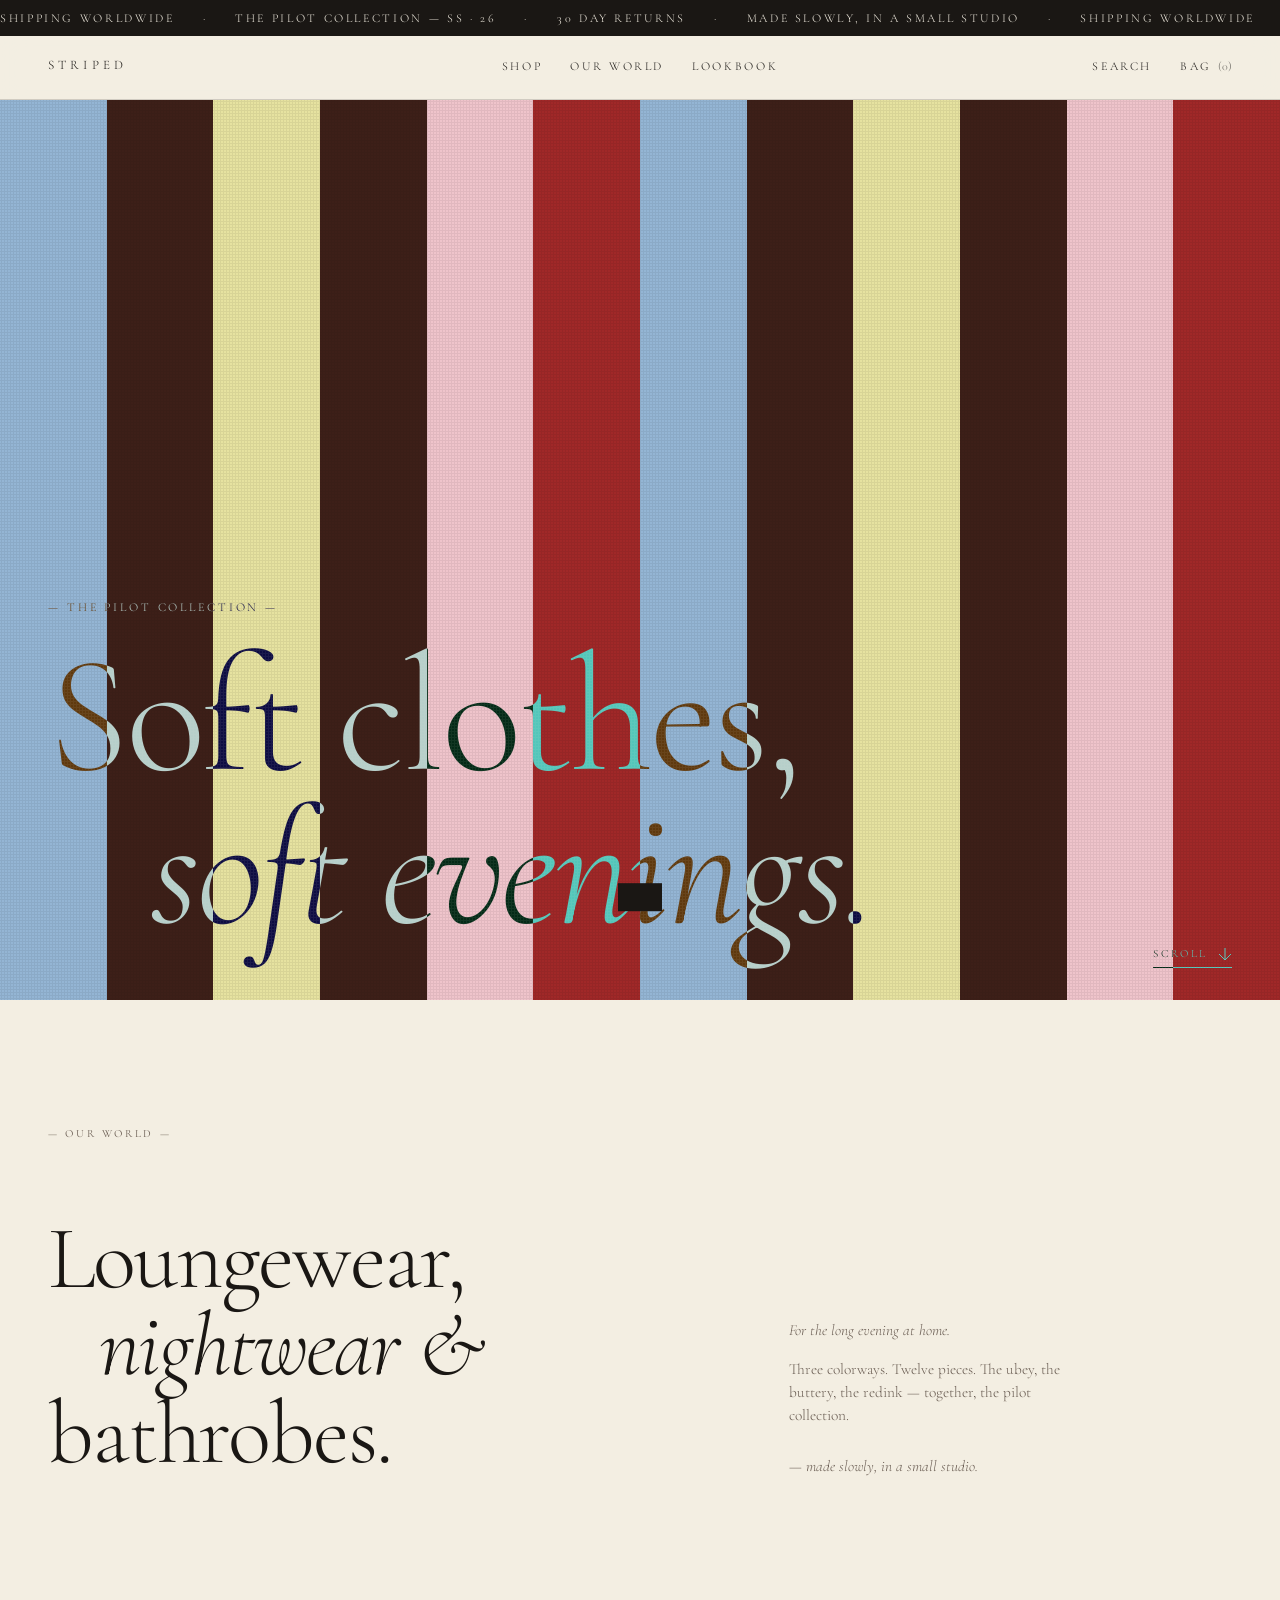
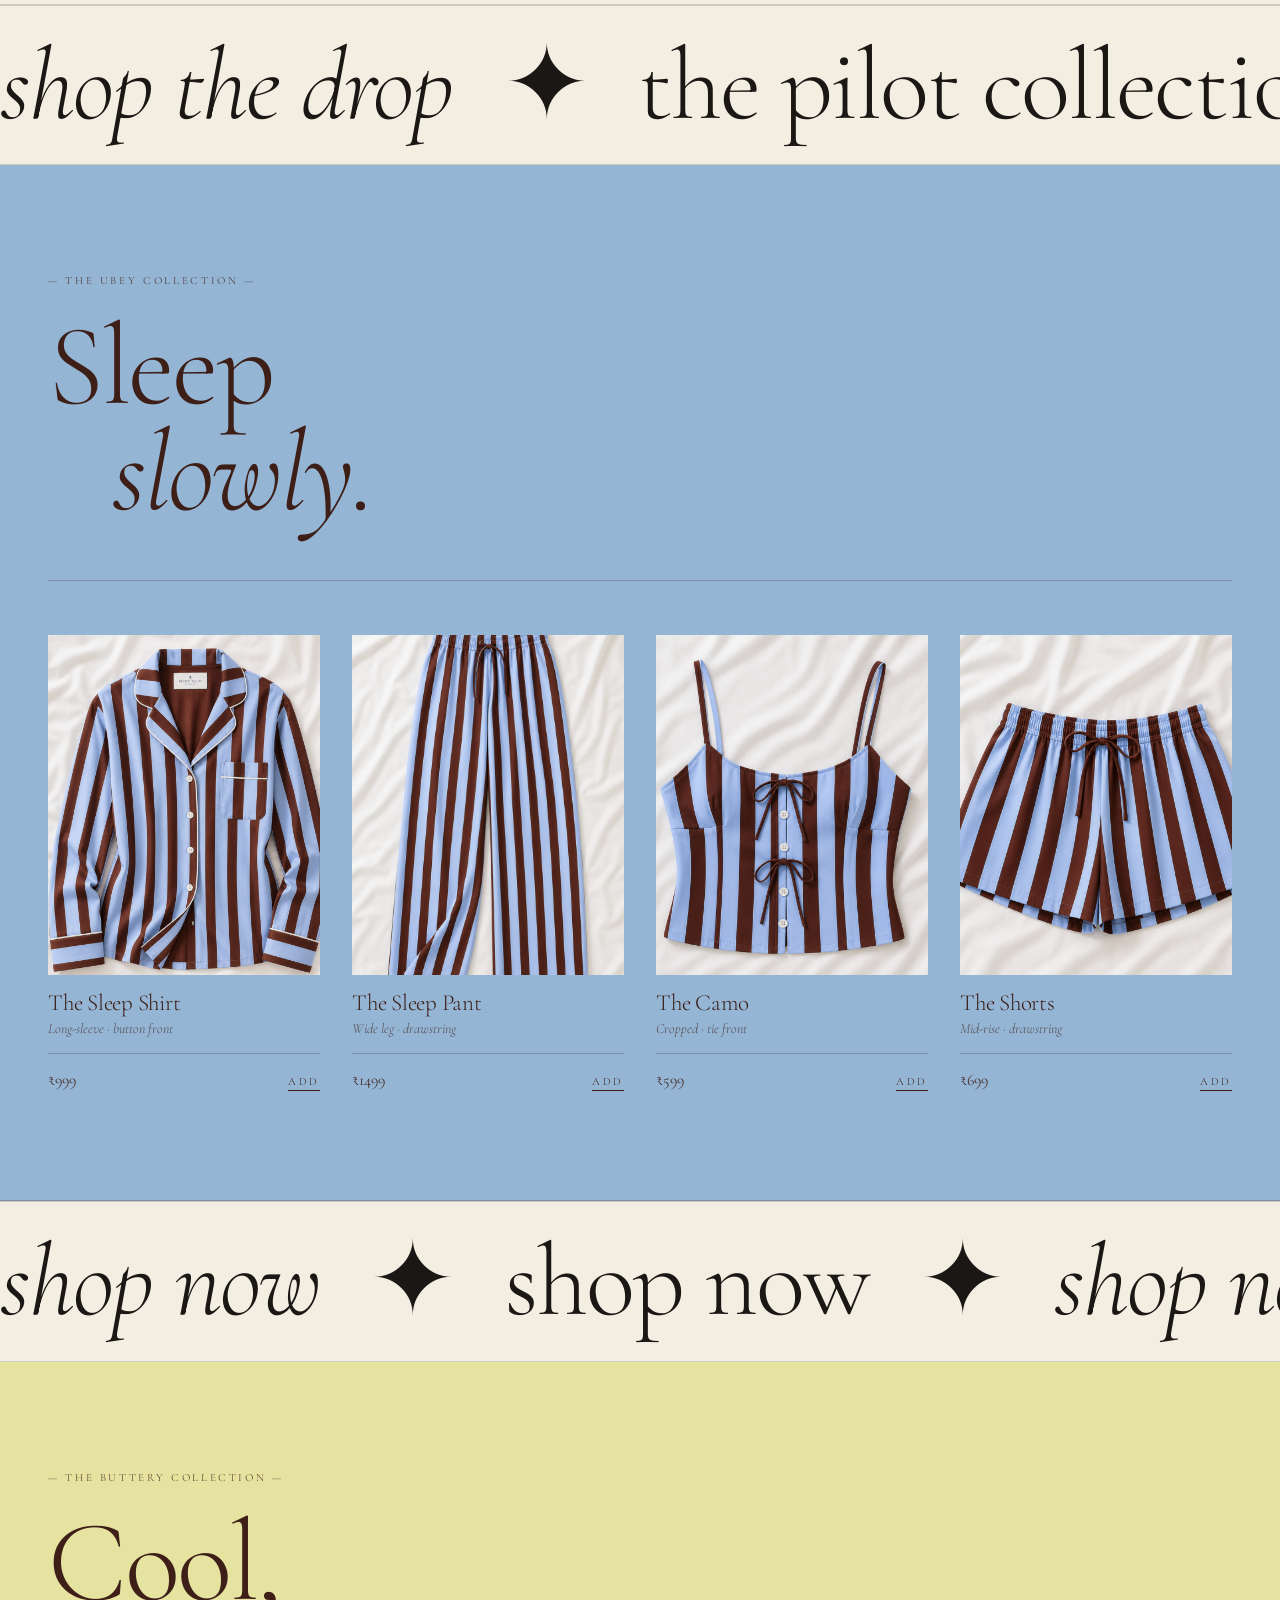
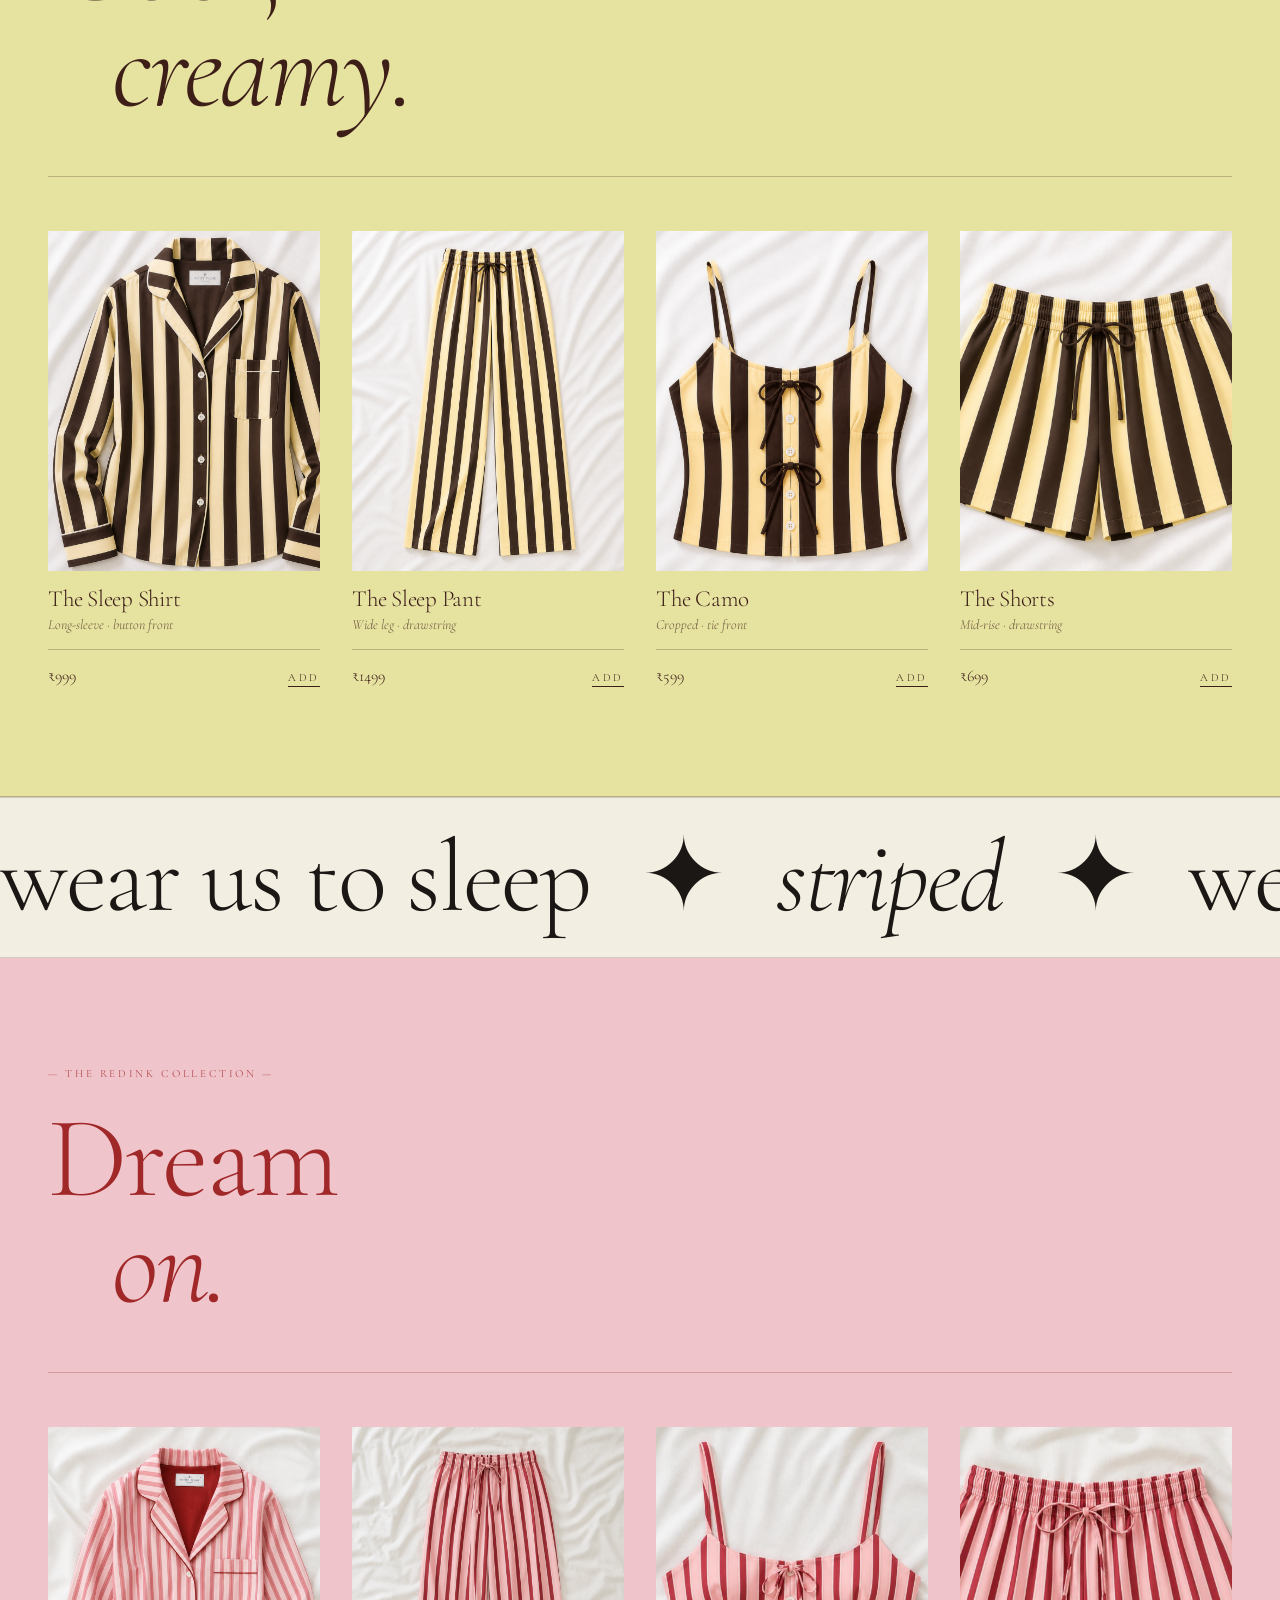
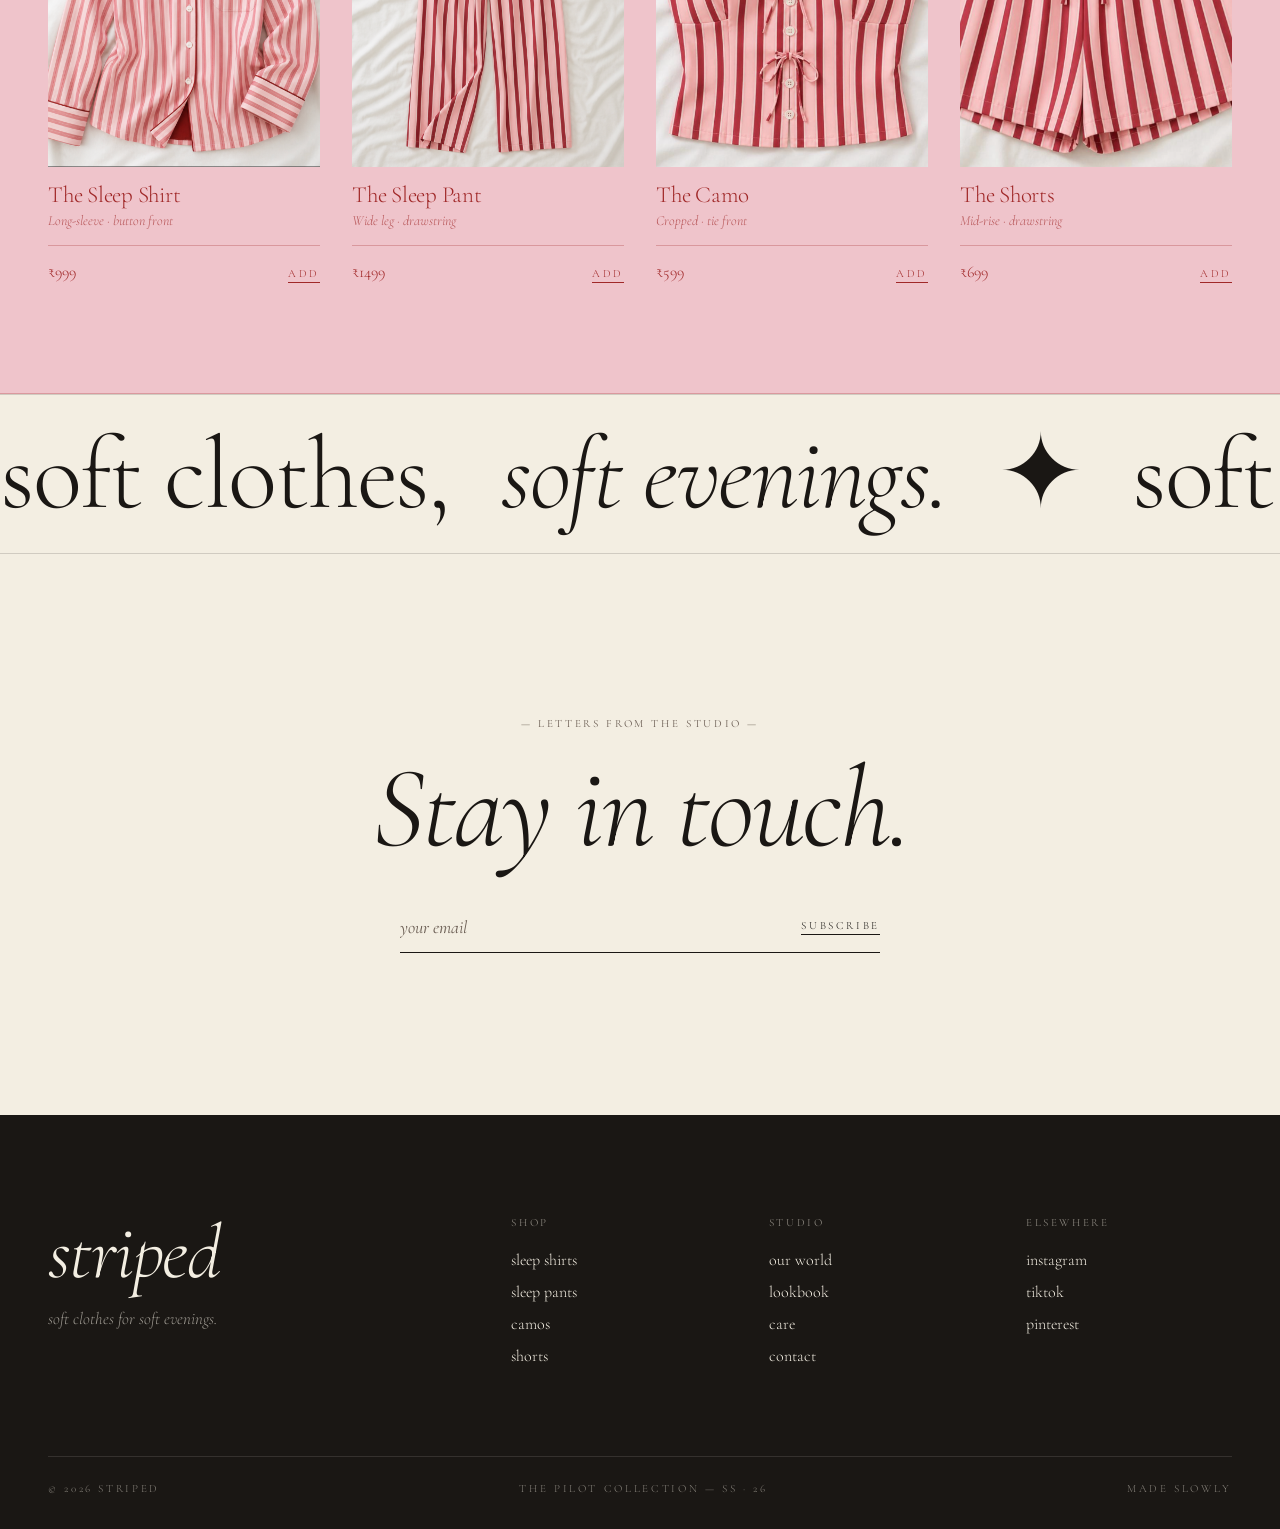
<file: index.html>
<!doctype html>
<html lang="en">
<head>
<meta charset="utf-8" />
<meta name="viewport" content="width=device-width, initial-scale=1" />
<title>striped — the pilot collection</title>
<meta name="description" content="striped — loungewear, nightwear & bathrobes. the pilot collection." />
<link rel="preconnect" href="https://fonts.googleapis.com" />
<link rel="preconnect" href="https://fonts.gstatic.com" crossorigin />
<link href="https://fonts.googleapis.com/css2?family=Cormorant+Garamond:ital,wght@0,300;0,400;1,300;1,400&display=swap" rel="stylesheet" />
<link rel="stylesheet" href="styles.css" />
<script defer src="https://cdn.vercel-insights.com/v1/script.js"></script>
</head>
<body>

<!-- ──────── top announcement marquee ──────── -->
<div class="topbar">
  <div class="marquee-track">
    <ul class="marquee-list" aria-hidden="false">
      <li>shipping worldwide</li><li>·</li>
      <li>the pilot collection — ss · 26</li><li>·</li>
      <li>30 day returns</li><li>·</li>
      <li>made slowly, in a small studio</li><li>·</li>
    </ul>
    <ul class="marquee-list" aria-hidden="true">
      <li>shipping worldwide</li><li>·</li>
      <li>the pilot collection — ss · 26</li><li>·</li>
      <li>30 day returns</li><li>·</li>
      <li>made slowly, in a small studio</li><li>·</li>
    </ul>
  </div>
</div>

<!-- ──────── nav ──────── -->
<header class="nav">
  <a class="brand" href="#top">striped</a>
  <nav class="nav-c">
    <a href="#shop">shop</a>
    <a href="#world">our world</a>
    <a href="lookbook.html">lookbook</a>
  </nav>
  <div class="nav-r">
    <a href="#" class="nav-search">search</a>
    <a href="#" class="cart-link">bag<span class="cart-count" id="cart-count">(0)</span></a>
  </div>
</header>

<!-- ──────── hero ──────── -->
<section id="top" class="hero">
  <div class="hero-stripes" aria-hidden="true">
    <span style="background:var(--blue)"></span>
    <span style="background:var(--dinner)"></span>
    <span style="background:var(--yogurt)"></span>
    <span style="background:var(--dinner)"></span>
    <span style="background:var(--pink)"></span>
    <span style="background:var(--cola)"></span>
    <span style="background:var(--blue)"></span>
    <span style="background:var(--dinner)"></span>
    <span style="background:var(--yogurt)"></span>
    <span style="background:var(--dinner)"></span>
    <span style="background:var(--pink)"></span>
    <span style="background:var(--cola)"></span>
  </div>
  <div class="hero-overlay">
    <p class="hero-eyebrow">— the pilot collection —</p>
    <h1 class="hero-title">
      <span class="reveal" style="--d:.1s">Soft clothes,</span>
      <span class="reveal italic" style="--d:.3s">soft evenings.</span>
    </h1>
  </div>
  <a href="#world" class="hero-scroll" aria-label="scroll">
    <span>scroll</span>
    <svg width="14" height="14" viewBox="0 0 14 14" fill="none" xmlns="http://www.w3.org/2000/svg"><path d="M7 1V13M7 13L1 7M7 13L13 7" stroke="currentColor" stroke-width="1"/></svg>
  </a>
</section>

<!-- ──────── intro / our world ──────── -->
<section id="world" class="world">
  <p class="eyebrow">— our world —</p>
  <div class="world-grid">
    <h2 class="display world-display">
      <span class="reveal">Loungewear,</span>
      <span class="reveal italic">nightwear &amp;</span>
      <span class="reveal">bathrobes.</span>
    </h2>
    <div class="world-side">
      <p class="world-lead"><em>For the long evening at home.</em></p>
      <p>Three colorways. Twelve pieces. The ubey, the buttery, the redink — together, the pilot collection.</p>
      <p class="world-mark">— made slowly, in a small studio.</p>
    </div>
  </div>
</section>

<!-- ──────── marquee band 1 ──────── -->
<aside class="band">
  <div class="marquee-track">
    <ul class="marquee-list band-text">
      <li><em>shop the drop</em></li><li>✦</li>
      <li>the pilot collection</li><li>✦</li>
      <li><em>three colorways</em></li><li>✦</li>
      <li>twelve pieces</li><li>✦</li>
    </ul>
    <ul class="marquee-list band-text" aria-hidden="true">
      <li><em>shop the drop</em></li><li>✦</li>
      <li>the pilot collection</li><li>✦</li>
      <li><em>three colorways</em></li><li>✦</li>
      <li>twelve pieces</li><li>✦</li>
    </ul>
  </div>
</aside>

<!-- ──────── section 01 — the ubey collection ──────── -->
<section id="shop" class="cw section-blue" data-section="01">
  <div class="section-head">
    <p class="eyebrow">— the ubey collection —</p>
    <h2 class="display">
      <span class="reveal">Sleep</span>
      <span class="reveal italic">slowly.</span>
    </h2>
  </div>

  <div class="products">
    <article class="product reveal">
      <a href="product.html?type=shirt&amp;cw=blue" class="product-media stripe-blue">
        <img src="images/blue-pajama-top.png" alt="" loading="lazy" onload="this.classList.add('loaded')" onerror="this.style.display='none'" /></a>
      <div class="product-info">
        <h3>The Sleep Shirt</h3>
        <p class="product-sub">Long-sleeve · button front</p>
        <div class="product-foot">
          <span class="price">₹999</span>
          <button class="add" data-name="The Sleep Shirt — Ubey" data-price="999">add</button>
        </div>
      </div>
    </article>

    <article class="product reveal">
      <a href="product.html?type=pant&amp;cw=blue" class="product-media stripe-blue">
        <img src="images/blue-pajama-pant.png" alt="" loading="lazy" onload="this.classList.add('loaded')" onerror="this.style.display='none'" /></a>
      <div class="product-info">
        <h3>The Sleep Pant</h3>
        <p class="product-sub">Wide leg · drawstring</p>
        <div class="product-foot">
          <span class="price">₹1499</span>
          <button class="add" data-name="The Sleep Pant — Ubey" data-price="1499">add</button>
        </div>
      </div>
    </article>

    <article class="product reveal">
      <a href="product.html?type=camo&amp;cw=blue" class="product-media stripe-blue">
        <img src="images/blue-camo.png" alt="" loading="lazy" onload="this.classList.add('loaded')" onerror="this.style.display='none'" /></a>
      <div class="product-info">
        <h3>The Camo</h3>
        <p class="product-sub">Cropped · tie front</p>
        <div class="product-foot">
          <span class="price">₹599</span>
          <button class="add" data-name="The Camo — Ubey" data-price="599">add</button>
        </div>
      </div>
    </article>

    <article class="product reveal">
      <a href="product.html?type=shorts&amp;cw=blue" class="product-media stripe-blue">
        <img src="images/blue-shorts.png" alt="" loading="lazy" onload="this.classList.add('loaded')" onerror="this.style.display='none'" /></a>
      <div class="product-info">
        <h3>The Shorts</h3>
        <p class="product-sub">Mid-rise · drawstring</p>
        <div class="product-foot">
          <span class="price">₹699</span>
          <button class="add" data-name="The Shorts — Ubey" data-price="699">add</button>
        </div>
      </div>
    </article>
  </div>
</section>

<!-- ──────── marquee band 2 ���─────── -->
<aside class="band">
  <div class="marquee-track">
    <ul class="marquee-list band-text">
      <li><em>shop now</em></li><li>✦</li>
      <li>shop now</li><li>✦</li>
      <li><em>shop now</em></li><li>✦</li>
      <li>shop now</li><li>✦</li>
      <li><em>shop now</em></li><li>✦</li>
    </ul>
    <ul class="marquee-list band-text" aria-hidden="true">
      <li><em>shop now</em></li><li>✦</li>
      <li>shop now</li><li>✦</li>
      <li><em>shop now</em></li><li>✦</li>
      <li>shop now</li><li>✦</li>
      <li><em>shop now</em></li><li>✦</li>
    </ul>
  </div>
</aside>

<!-- ──────── section 02 — the buttery collection ──────── -->
<section class="cw section-yellow" data-section="02">
  <div class="section-head">
    <p class="eyebrow">— the buttery collection —</p>
    <h2 class="display">
      <span class="reveal">Cool,</span>
      <span class="reveal italic">creamy.</span>
    </h2>
  </div>

  <div class="products">
    <article class="product reveal">
      <a href="product.html?type=shirt&amp;cw=yellow" class="product-media stripe-yellow">
        <img src="images/yellow-pajama-top.png" alt="" loading="lazy" onload="this.classList.add('loaded')" onerror="this.style.display='none'" /></a>
      <div class="product-info">
        <h3>The Sleep Shirt</h3>
        <p class="product-sub">Long-sleeve · button front</p>
        <div class="product-foot">
          <span class="price">₹999</span>
          <button class="add" data-name="The Sleep Shirt — Buttery" data-price="999">add</button>
        </div>
      </div>
    </article>

    <article class="product reveal">
      <a href="product.html?type=pant&amp;cw=yellow" class="product-media stripe-yellow">
        <img src="images/yellow-pajama-pant.png" alt="" loading="lazy" onload="this.classList.add('loaded')" onerror="this.style.display='none'" /></a>
      <div class="product-info">
        <h3>The Sleep Pant</h3>
        <p class="product-sub">Wide leg · drawstring</p>
        <div class="product-foot">
          <span class="price">₹1499</span>
          <button class="add" data-name="The Sleep Pant — Buttery" data-price="1499">add</button>
        </div>
      </div>
    </article>

    <article class="product reveal">
      <a href="product.html?type=camo&amp;cw=yellow" class="product-media stripe-yellow">
        <img src="images/yellow-camo.png" alt="" loading="lazy" onload="this.classList.add('loaded')" onerror="this.style.display='none'" /></a>
      <div class="product-info">
        <h3>The Camo</h3>
        <p class="product-sub">Cropped · tie front</p>
        <div class="product-foot">
          <span class="price">₹599</span>
          <button class="add" data-name="The Camo — Buttery" data-price="599">add</button>
        </div>
      </div>
    </article>

    <article class="product reveal">
      <a href="product.html?type=shorts&amp;cw=yellow" class="product-media stripe-yellow">
        <img src="images/yellow-shorts.png" alt="" loading="lazy" onload="this.classList.add('loaded')" onerror="this.style.display='none'" /></a>
      <div class="product-info">
        <h3>The Shorts</h3>
        <p class="product-sub">Mid-rise · drawstring</p>
        <div class="product-foot">
          <span class="price">₹699</span>
          <button class="add" data-name="The Shorts — Buttery" data-price="699">add</button>
        </div>
      </div>
    </article>
  </div>
</section>

<!-- ──────── marquee band 3 ──────── -->
<aside class="band">
  <div class="marquee-track">
    <ul class="marquee-list band-text">
      <li>wear us to sleep</li><li>✦</li>
      <li><em>striped</em></li><li>✦</li>
      <li>wear us to sleep</li><li>✦</li>
      <li><em>striped</em></li><li>✦</li>
    </ul>
    <ul class="marquee-list band-text" aria-hidden="true">
      <li>wear us to sleep</li><li>✦</li>
      <li><em>striped</em></li><li>✦</li>
      <li>wear us to sleep</li><li>✦</li>
      <li><em>striped</em></li><li>✦</li>
    </ul>
  </div>
</aside>

<!-- ──────── section 03 — the redink collection ──────── -->
<section class="cw section-pink" data-section="03">
  <div class="section-head">
    <p class="eyebrow">— the redink collection —</p>
    <h2 class="display">
      <span class="reveal">Dream</span>
      <span class="reveal italic">on.</span>
    </h2>
  </div>

  <div class="products">
    <article class="product reveal">
      <a href="product.html?type=shirt&amp;cw=pink" class="product-media stripe-pink">
        <img src="images/pink-pajama-top.png" alt="" loading="lazy" onload="this.classList.add('loaded')" onerror="this.style.display='none'" /></a>
      <div class="product-info">
        <h3>The Sleep Shirt</h3>
        <p class="product-sub">Long-sleeve · button front</p>
        <div class="product-foot">
          <span class="price">₹999</span>
          <button class="add" data-name="The Sleep Shirt — Redink" data-price="999">add</button>
        </div>
      </div>
    </article>

    <article class="product reveal">
      <a href="product.html?type=pant&amp;cw=pink" class="product-media stripe-pink">
        <img src="images/pink-pajama-pant.png" alt="" loading="lazy" onload="this.classList.add('loaded')" onerror="this.style.display='none'" /></a>
      <div class="product-info">
        <h3>The Sleep Pant</h3>
        <p class="product-sub">Wide leg · drawstring</p>
        <div class="product-foot">
          <span class="price">₹1499</span>
          <button class="add" data-name="The Sleep Pant — Redink" data-price="1499">add</button>
        </div>
      </div>
    </article>

    <article class="product reveal">
      <a href="product.html?type=camo&amp;cw=pink" class="product-media stripe-pink">
        <img src="images/pink-camo.png" alt="" loading="lazy" onload="this.classList.add('loaded')" onerror="this.style.display='none'" /></a>
      <div class="product-info">
        <h3>The Camo</h3>
        <p class="product-sub">Cropped · tie front</p>
        <div class="product-foot">
          <span class="price">₹599</span>
          <button class="add" data-name="The Camo — Redink" data-price="599">add</button>
        </div>
      </div>
    </article>

    <article class="product reveal">
      <a href="product.html?type=shorts&amp;cw=pink" class="product-media stripe-pink">
        <img src="images/pink-shorts.png" alt="" loading="lazy" onload="this.classList.add('loaded')" onerror="this.style.display='none'" /></a>
      <div class="product-info">
        <h3>The Shorts</h3>
        <p class="product-sub">Mid-rise · drawstring</p>
        <div class="product-foot">
          <span class="price">₹699</span>
          <button class="add" data-name="The Shorts — Redink" data-price="699">add</button>
        </div>
      </div>
    </article>
  </div>
</section>

<!-- ──────── final marquee ──────── -->
<aside class="band">
  <div class="marquee-track">
    <ul class="marquee-list band-text">
      <li>soft clothes,</li><li><em>soft evenings.</em></li><li>✦</li>
      <li>soft clothes,</li><li><em>soft evenings.</em></li><li>✦</li>
      <li>soft clothes,</li><li><em>soft evenings.</em></li><li>✦</li>
    </ul>
    <ul class="marquee-list band-text" aria-hidden="true">
      <li>soft clothes,</li><li><em>soft evenings.</em></li><li>✦</li>
      <li>soft clothes,</li><li><em>soft evenings.</em></li><li>✦</li>
      <li>soft clothes,</li><li><em>soft evenings.</em></li><li>✦</li>
    </ul>
  </div>
</aside>

<!-- ──────── newsletter ──────── -->
<section id="letters" class="letters">
  <p class="eyebrow">— letters from the studio —</p>
  <h2 class="display">
    <span class="reveal italic">Stay in touch.</span>
  </h2>
  <form class="letters-form" onsubmit="event.preventDefault(); this.querySelector('button').textContent='subscribed';">
    <input type="email" placeholder="your email" required />
    <button type="submit">subscribe</button>
  </form>
</section>

<!-- ──────── footer ──────── -->
<footer class="foot">
  <div class="foot-grid">
    <div class="foot-brand">
      <p class="display foot-mark"><em>striped</em></p>
      <p class="foot-tag">soft clothes for soft evenings.</p>
    </div>
    <div class="foot-col">
      <p class="eyebrow">shop</p>
      <a href="#">sleep shirts</a>
      <a href="#">sleep pants</a>
      <a href="#">camos</a>
      <a href="#">shorts</a>
    </div>
    <div class="foot-col">
      <p class="eyebrow">studio</p>
      <a href="#world">our world</a>
      <a href="lookbook.html">lookbook</a>
      <a href="#">care</a>
      <a href="#">contact</a>
    </div>
    <div class="foot-col">
      <p class="eyebrow">elsewhere</p>
      <a href="#">instagram</a>
      <a href="#">tiktok</a>
      <a href="#">pinterest</a>
    </div>
  </div>
  <div class="foot-foot">
    <span>© 2026 striped</span>
    <span>the pilot collection — ss · 26</span>
    <span>made slowly</span>
  </div>
</footer>

<!-- ──────── cart drawer ──────── -->
<aside id="cart" class="cart-panel" aria-hidden="true">
  <div class="cart-head">
    <p class="eyebrow">your bag</p>
    <button class="cart-close" id="cart-close">close</button>
  </div>
  <ul class="cart-items" id="cart-items"></ul>
  <div class="cart-foot">
    <div class="cart-total"><span>total</span><span id="cart-total">₹0</span></div>
    <button class="checkout">checkout</button>
  </div>
</aside>
<div class="cart-scrim" id="cart-scrim"></div>

<div id="toast" class="toast"></div>

<script src="script.js"></script>
</body>
</html>
</file>
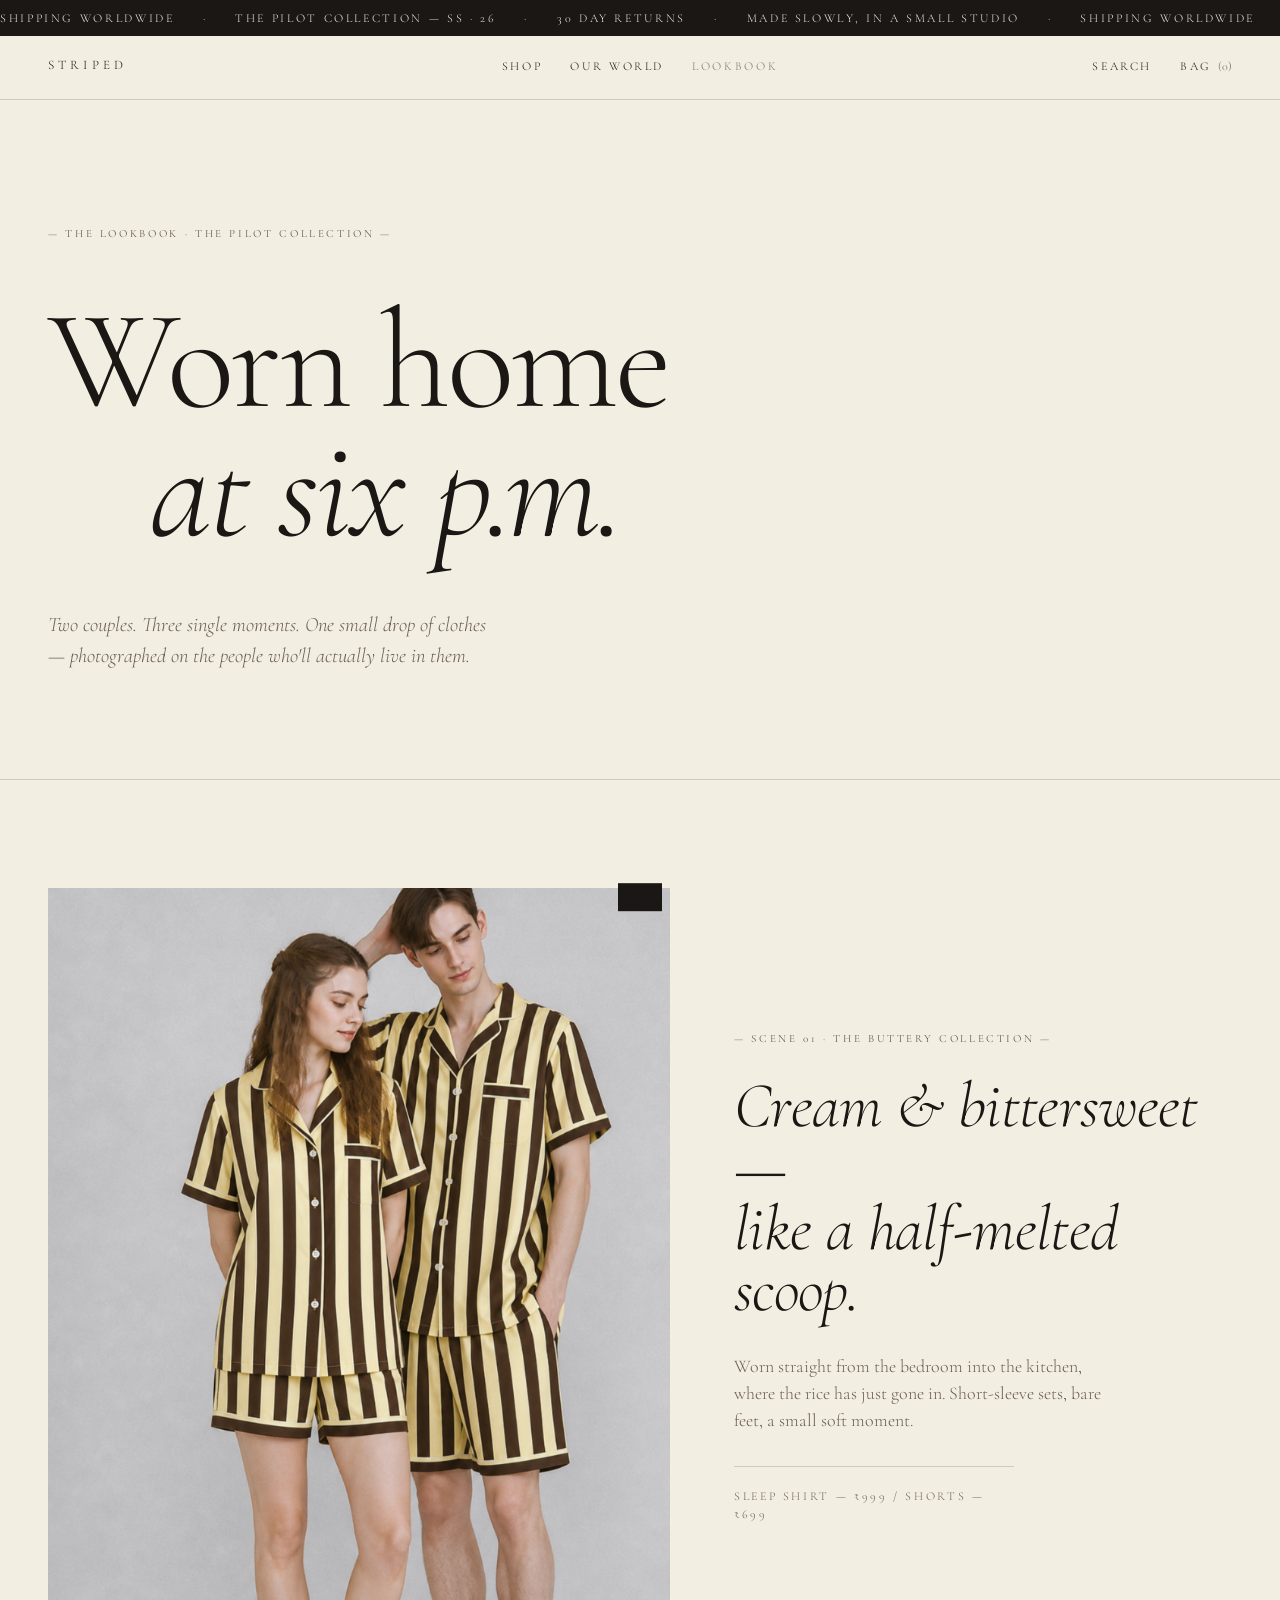
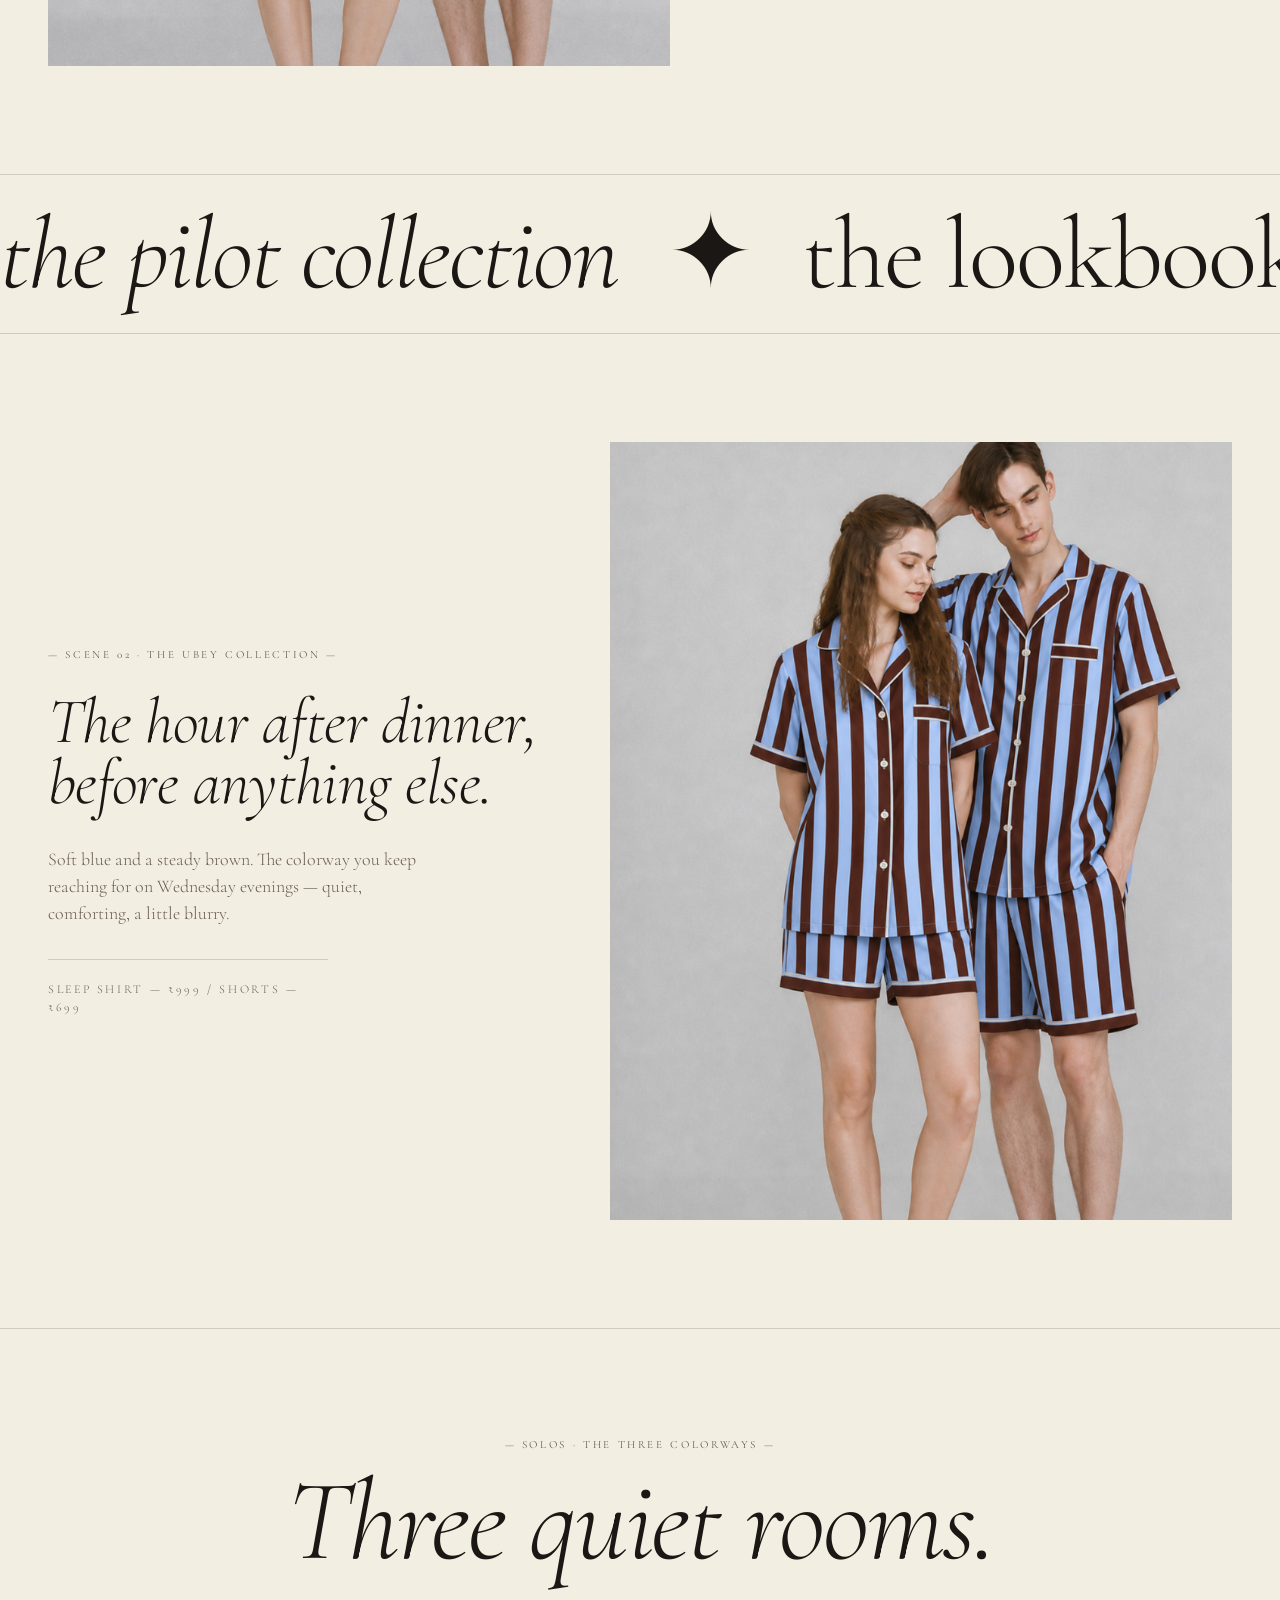
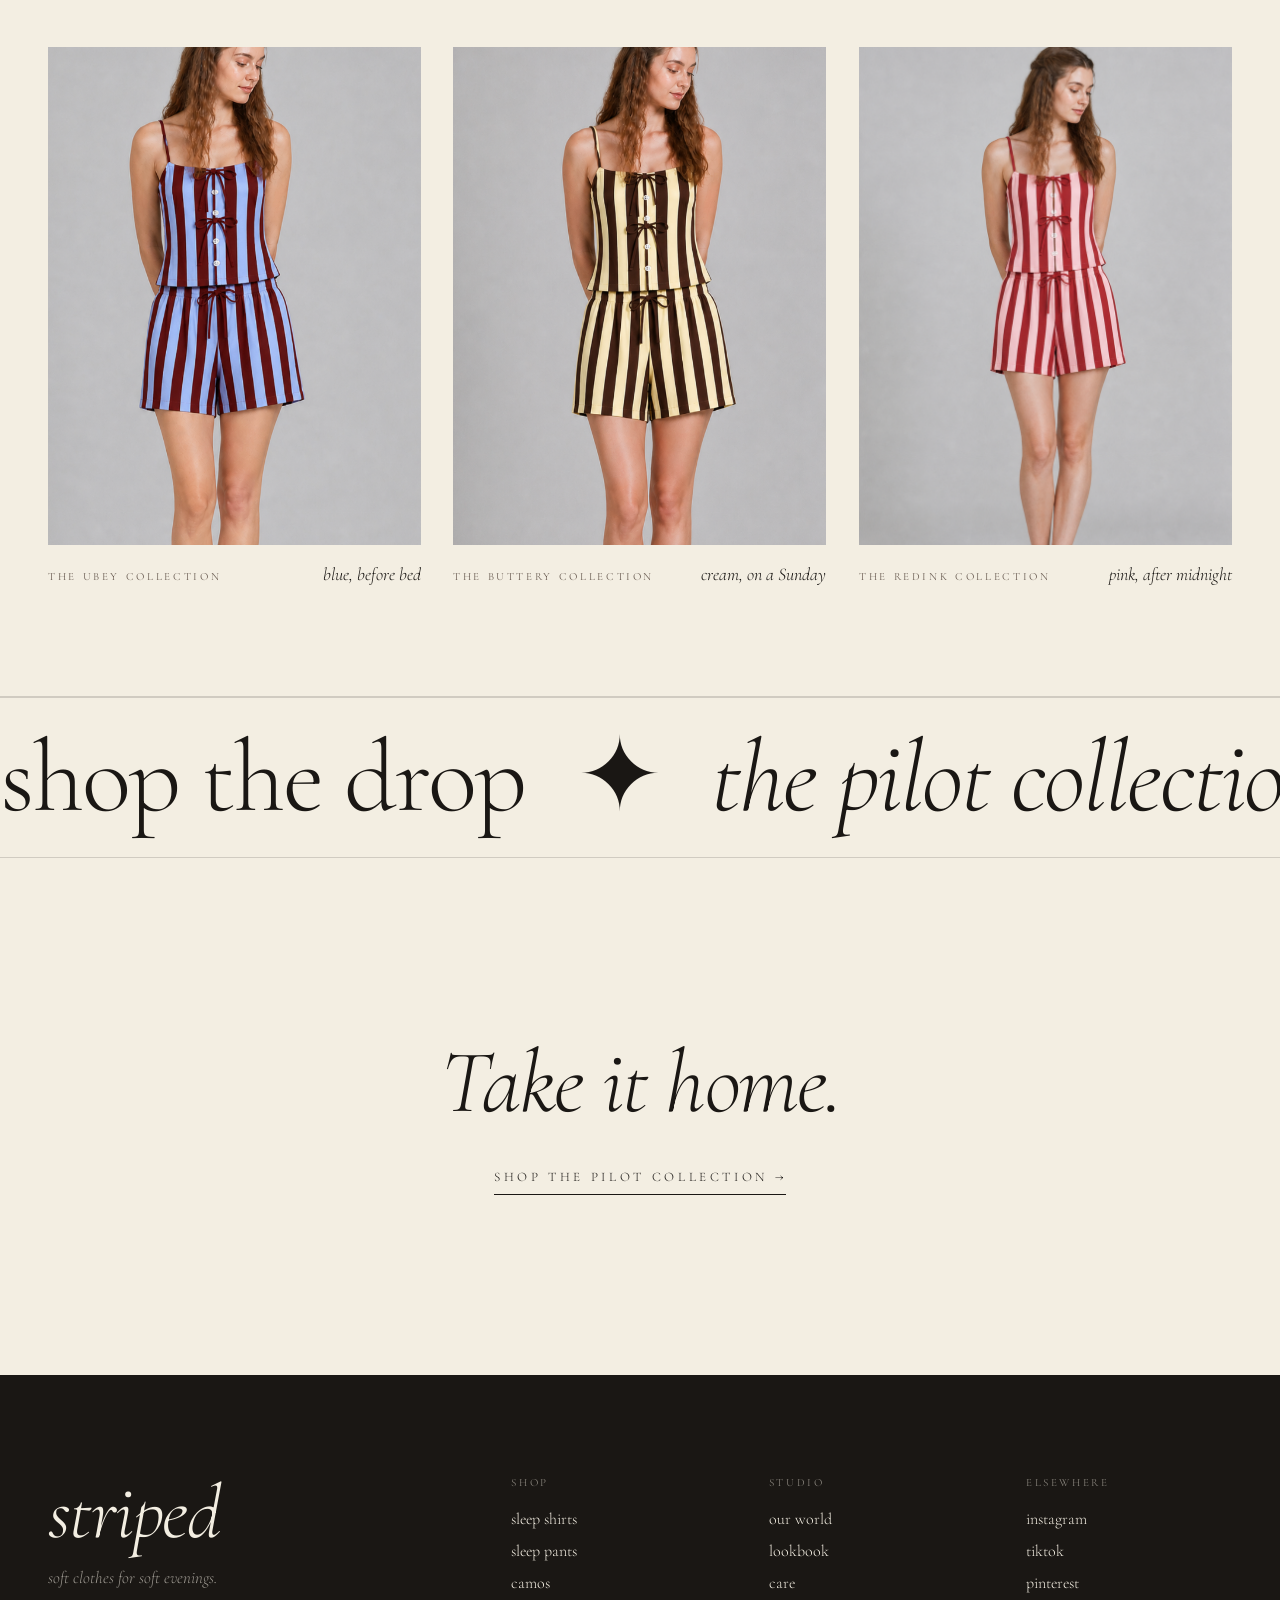
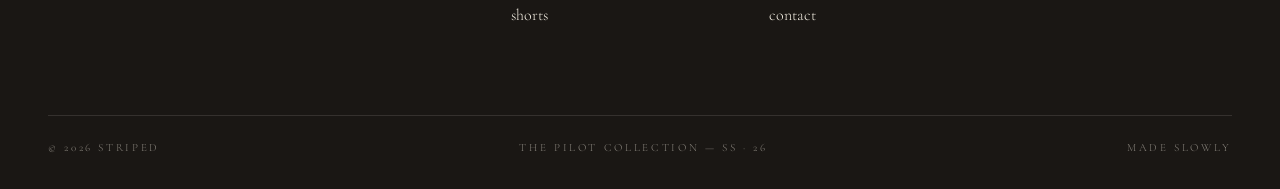
<file: lookbook.html>
<!doctype html>
<html lang="en">
<head>
<meta charset="utf-8" />
<meta name="viewport" content="width=device-width, initial-scale=1" />
<title>striped — the lookbook</title>
<meta name="description" content="striped — the lookbook. the pilot collection." />
<link rel="preconnect" href="https://fonts.googleapis.com" />
<link rel="preconnect" href="https://fonts.gstatic.com" crossorigin />
<link href="https://fonts.googleapis.com/css2?family=Cormorant+Garamond:ital,wght@0,300;0,400;1,300;1,400&display=swap" rel="stylesheet" />
<link rel="stylesheet" href="styles.css" />
<script defer src="https://cdn.vercel-insights.com/v1/script.js"></script>
</head>
<body class="lookbook-page">

<!-- ──────── top announcement marquee ──────── -->
<div class="topbar">
  <div class="marquee-track">
    <ul class="marquee-list">
      <li>shipping worldwide</li><li>·</li>
      <li>the pilot collection — ss · 26</li><li>·</li>
      <li>30 day returns</li><li>·</li>
      <li>made slowly, in a small studio</li><li>·</li>
    </ul>
    <ul class="marquee-list" aria-hidden="true">
      <li>shipping worldwide</li><li>·</li>
      <li>the pilot collection — ss · 26</li><li>·</li>
      <li>30 day returns</li><li>·</li>
      <li>made slowly, in a small studio</li><li>·</li>
    </ul>
  </div>
</div>

<!-- ──────── nav ──────── -->
<header class="nav">
  <a class="brand" href="index.html">striped</a>
  <nav class="nav-c">
    <a href="index.html#shop">shop</a>
    <a href="index.html#world">our world</a>
    <a href="lookbook.html" class="nav-current">lookbook</a>
  </nav>
  <div class="nav-r">
    <a href="#" class="nav-search">search</a>
    <a href="#" class="cart-link">bag<span class="cart-count" id="cart-count">(0)</span></a>
  </div>
</header>

<!-- ──────── lookbook hero ──────── -->
<section id="top" class="lb-hero">
  <p class="eyebrow">— the lookbook · the pilot collection —</p>
  <h1 class="display lb-hero-title">
    <span class="reveal" style="--d:.1s">Worn home</span>
    <span class="reveal italic" style="--d:.3s">at six p.m.</span>
  </h1>
  <p class="lb-hero-sub reveal" style="--d:.5s">
    Two couples. Three single moments. One small drop of clothes — photographed on the people who'll actually live in them.
  </p>
</section>

<!-- ──────── editorial 01 — yellow couple ──────── -->
<section class="lb-edit">
  <div class="lb-edit-grid">
    <div class="lb-edit-img reveal stripe-yellow">
      <img src="images/hero-models.png" alt="two models in the buttery collection pajamas" loading="lazy" onload="this.classList.add('loaded')" onerror="this.style.display='none'" />
    </div>
    <div class="lb-edit-copy">
      <p class="eyebrow reveal">— scene 01 · the buttery collection —</p>
      <p class="lb-edit-lead reveal"><em>Cream &amp; bittersweet —<br>like a half-melted scoop.</em></p>
      <p class="lb-edit-body reveal">
        Worn straight from the bedroom into the kitchen, where the rice has just gone in. Short-sleeve sets, bare feet, a small soft moment.
      </p>
      <p class="lb-edit-credit reveal">
        sleep shirt — ₹999 / shorts — ₹699
      </p>
    </div>
  </div>
</section>

<!-- ──────── marquee band ──────── -->
<aside class="band">
  <div class="marquee-track">
    <ul class="marquee-list band-text">
      <li><em>the pilot collection</em></li><li>✦</li>
      <li>the lookbook</li><li>✦</li>
      <li><em>worn at home</em></li><li>✦</li>
      <li>the pilot collection</li><li>✦</li>
    </ul>
    <ul class="marquee-list band-text" aria-hidden="true">
      <li><em>the pilot collection</em></li><li>✦</li>
      <li>the lookbook</li><li>✦</li>
      <li><em>worn at home</em></li><li>✦</li>
      <li>the pilot collection</li><li>✦</li>
    </ul>
  </div>
</aside>

<!-- ──────── editorial 02 — blue couple ──────── -->
<section class="lb-edit">
  <div class="lb-edit-grid lb-edit-reverse">
    <div class="lb-edit-copy">
      <p class="eyebrow reveal">— scene 02 · the ubey collection —</p>
      <p class="lb-edit-lead reveal"><em>The hour after dinner,<br>before anything else.</em></p>
      <p class="lb-edit-body reveal">
        Soft blue and a steady brown. The colorway you keep reaching for on Wednesday evenings — quiet, comforting, a little blurry.
      </p>
      <p class="lb-edit-credit reveal">
        sleep shirt — ₹999 / shorts — ₹699
      </p>
    </div>
    <div class="lb-edit-img reveal stripe-blue">
      <img src="images/couple-blue.png" alt="two models in the ubey collection pajamas" loading="lazy" onload="this.classList.add('loaded')" onerror="this.style.display='none'" />
    </div>
  </div>
</section>

<!-- ──────── triptych — single models, one per colorway ──────── -->
<section class="lb-trip">
  <div class="lb-trip-head">
    <p class="eyebrow">— solos · the three colorways —</p>
    <h2 class="display"><span class="reveal italic">Three quiet rooms.</span></h2>
  </div>
  <div class="lb-trip-grid">
    <figure class="lb-trip-item reveal">
      <div class="lb-trip-img stripe-blue">
        <img src="images/model-blue.png" alt="" loading="lazy" onload="this.classList.add('loaded')" onerror="this.style.display='none'" />
      </div>
      <figcaption>
        <span class="eyebrow">the ubey collection</span>
        <span class="lb-trip-name"><em>blue, before bed</em></span>
      </figcaption>
    </figure>

    <figure class="lb-trip-item reveal">
      <div class="lb-trip-img stripe-yellow">
        <img src="images/model-yellow.png" alt="" loading="lazy" onload="this.classList.add('loaded')" onerror="this.style.display='none'" />
      </div>
      <figcaption>
        <span class="eyebrow">the buttery collection</span>
        <span class="lb-trip-name"><em>cream, on a Sunday</em></span>
      </figcaption>
    </figure>

    <figure class="lb-trip-item reveal">
      <div class="lb-trip-img stripe-pink">
        <img src="images/model-pink.png" alt="" loading="lazy" onload="this.classList.add('loaded')" onerror="this.style.display='none'" />
      </div>
      <figcaption>
        <span class="eyebrow">the redink collection</span>
        <span class="lb-trip-name"><em>pink, after midnight</em></span>
      </figcaption>
    </figure>
  </div>
</section>

<!-- ──────── closing marquee ──────── -->
<aside class="band">
  <div class="marquee-track">
    <ul class="marquee-list band-text">
      <li>shop the drop</li><li>✦</li>
      <li><em>the pilot collection</em></li><li>✦</li>
      <li>shop the drop</li><li>✦</li>
      <li><em>the pilot collection</em></li><li>✦</li>
    </ul>
    <ul class="marquee-list band-text" aria-hidden="true">
      <li>shop the drop</li><li>✦</li>
      <li><em>the pilot collection</em></li><li>✦</li>
      <li>shop the drop</li><li>✦</li>
      <li><em>the pilot collection</em></li><li>✦</li>
    </ul>
  </div>
</aside>

<!-- ──────── shop CTA ──────── -->
<section class="lb-cta">
  <p class="lb-cta-lead reveal"><em>Take it home.</em></p>
  <a href="index.html#shop" class="lb-cta-link reveal">shop the pilot collection →</a>
</section>

<!-- ────��─── footer ──────── -->
<footer class="foot">
  <div class="foot-grid">
    <div class="foot-brand">
      <p class="display foot-mark"><em>striped</em></p>
      <p class="foot-tag">soft clothes for soft evenings.</p>
    </div>
    <div class="foot-col">
      <p class="eyebrow">shop</p>
      <a href="index.html#shop">sleep shirts</a>
      <a href="index.html#shop">sleep pants</a>
      <a href="index.html#shop">camos</a>
      <a href="index.html#shop">shorts</a>
    </div>
    <div class="foot-col">
      <p class="eyebrow">studio</p>
      <a href="index.html#world">our world</a>
      <a href="lookbook.html">lookbook</a>
      <a href="#">care</a>
      <a href="#">contact</a>
    </div>
    <div class="foot-col">
      <p class="eyebrow">elsewhere</p>
      <a href="#">instagram</a>
      <a href="#">tiktok</a>
      <a href="#">pinterest</a>
    </div>
  </div>
  <div class="foot-foot">
    <span>© 2026 striped</span>
    <span>the pilot collection — ss · 26</span>
    <span>made slowly</span>
  </div>
</footer>

<div id="toast" class="toast"></div>

<script src="script.js"></script>
</body>
</html>
</file>
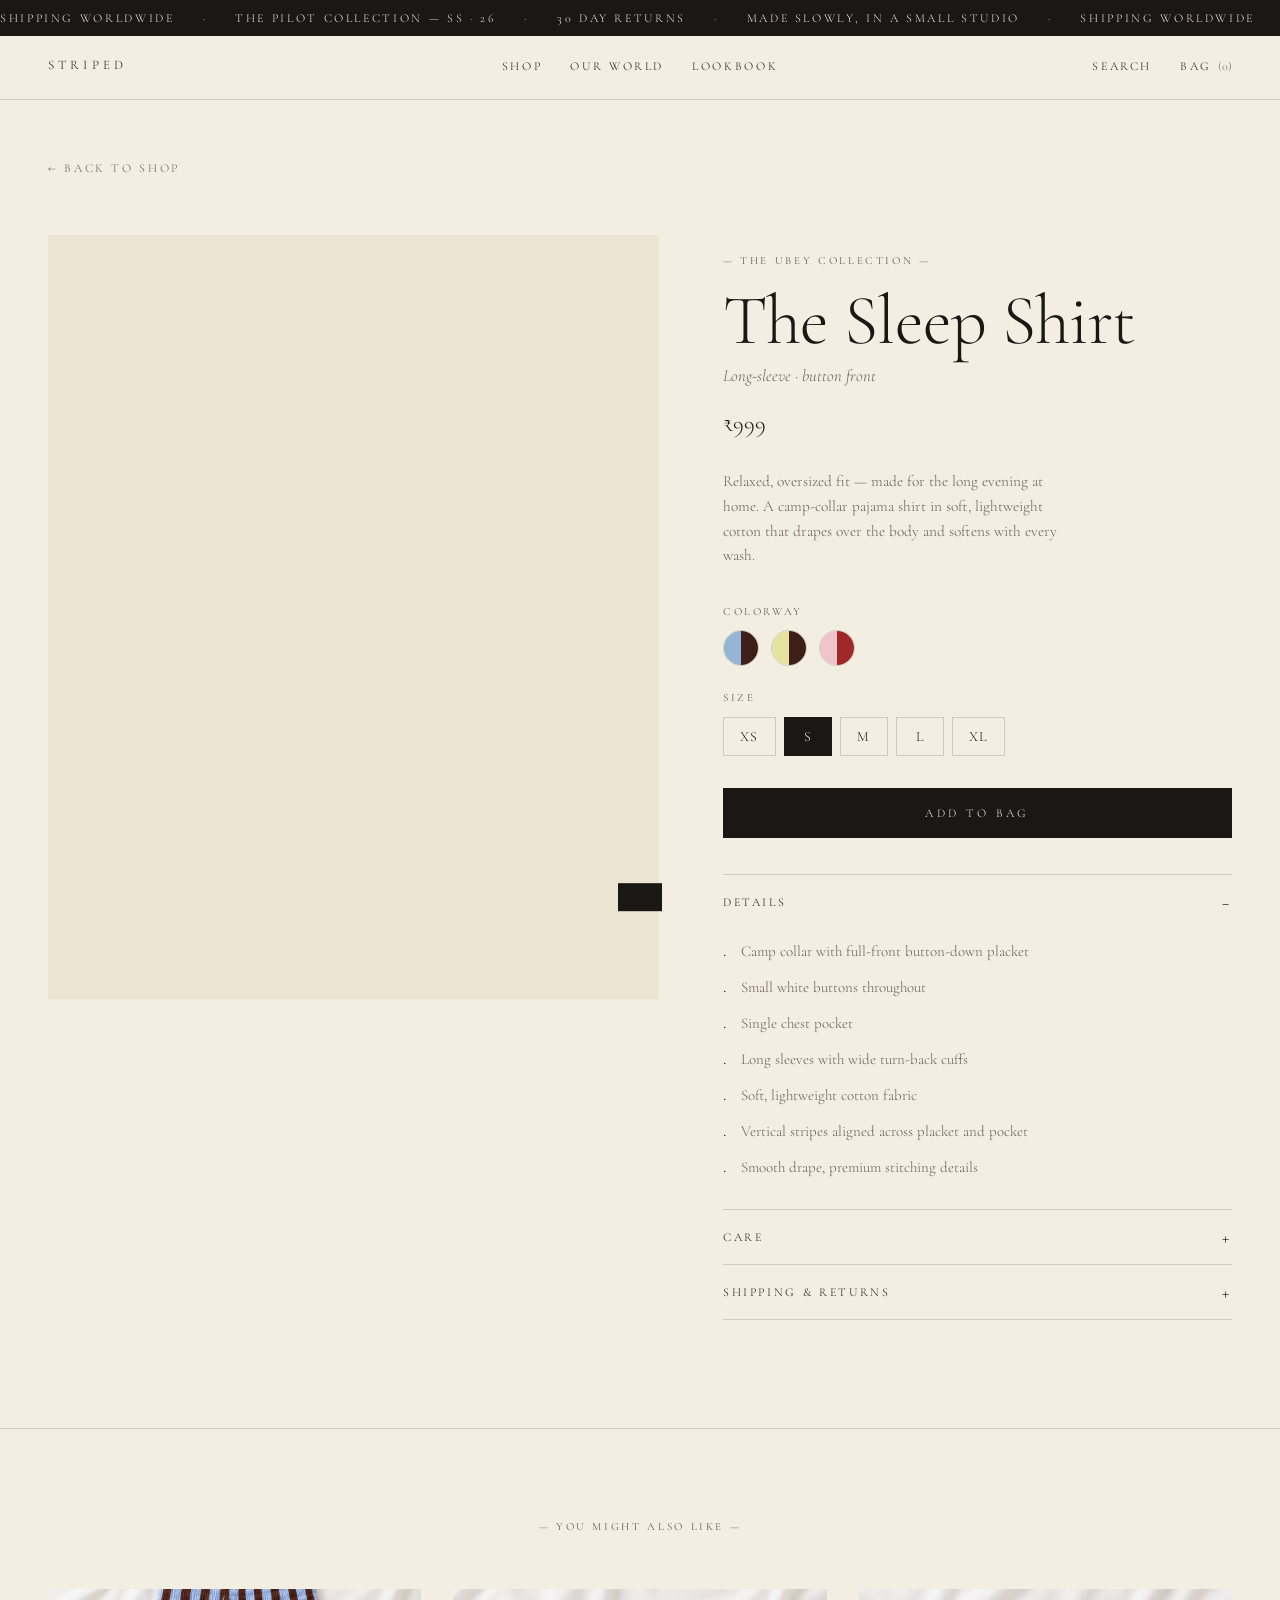
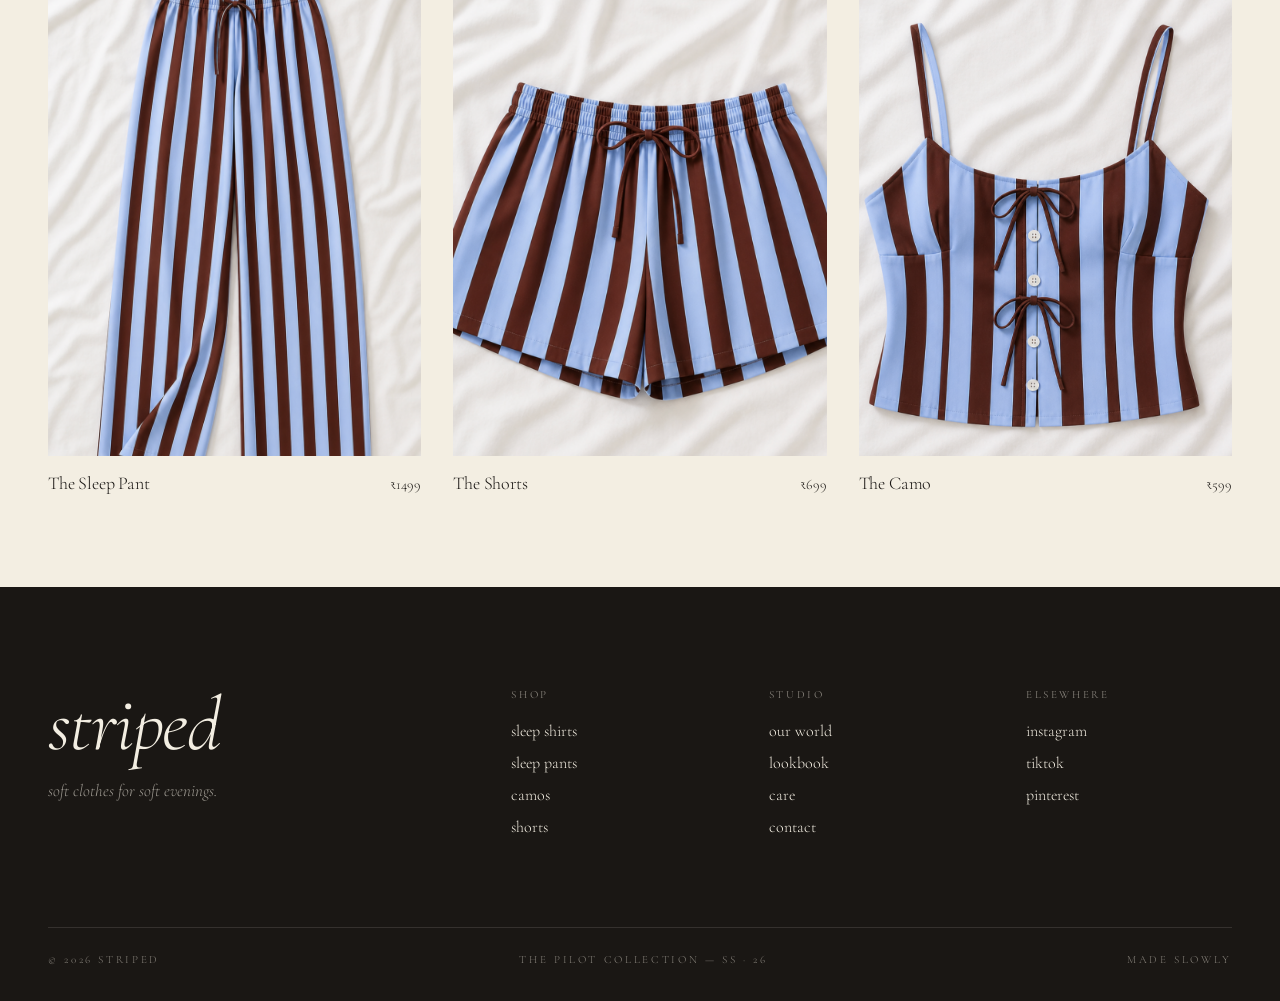
<file: product.html>
<!doctype html>
<html lang="en">
<head>
<meta charset="utf-8" />
<meta name="viewport" content="width=device-width, initial-scale=1" />
<title>striped — product</title>
<meta name="description" content="striped — soft clothes for soft evenings." />
<link rel="preconnect" href="https://fonts.googleapis.com" />
<link rel="preconnect" href="https://fonts.gstatic.com" crossorigin />
<link href="https://fonts.googleapis.com/css2?family=Cormorant+Garamond:ital,wght@0,300;0,400;1,300;1,400&display=swap" rel="stylesheet" />
<link rel="stylesheet" href="styles.css" />
<script defer src="https://cdn.vercel-insights.com/v1/script.js"></script>
</head>
<body class="pdp-page">

<!-- ──────── topbar ──────── -->
<div class="topbar">
  <div class="marquee-track">
    <ul class="marquee-list">
      <li>shipping worldwide</li><li>·</li>
      <li>the pilot collection — ss · 26</li><li>·</li>
      <li>30 day returns</li><li>·</li>
      <li>made slowly, in a small studio</li><li>·</li>
    </ul>
    <ul class="marquee-list" aria-hidden="true">
      <li>shipping worldwide</li><li>·</li>
      <li>the pilot collection — ss · 26</li><li>·</li>
      <li>30 day returns</li><li>·</li>
      <li>made slowly, in a small studio</li><li>·</li>
    </ul>
  </div>
</div>

<!-- ──────── nav ──────── -->
<header class="nav">
  <a class="brand" href="index.html">striped</a>
  <nav class="nav-c">
    <a href="index.html#shop">shop</a>
    <a href="index.html#world">our world</a>
    <a href="lookbook.html">lookbook</a>
  </nav>
  <div class="nav-r">
    <a href="#" class="nav-search">search</a>
    <a href="#" class="cart-link">bag<span class="cart-count" id="cart-count">(0)</span></a>
  </div>
</header>

<!-- ──────── pdp ──────── -->
<section class="pdp">
  <a href="index.html#shop" class="pdp-back">← back to shop</a>

  <div class="pdp-grid">

    <!-- ── images ── -->
    <div class="pdp-media">
      <div class="pdp-img" id="pdp-img-wrap">
        <img id="pdp-img" src="" alt="" onload="this.classList.add('loaded')" onerror="this.style.display='none'" />
      </div>
    </div>

    <!-- ── info ── -->
    <div class="pdp-info">
      <p class="eyebrow" id="pdp-eyebrow">— sku — / colorway —</p>
      <h1 class="display pdp-title" id="pdp-title">Loading…</h1>
      <p class="pdp-sub" id="pdp-sub"></p>
      <p class="pdp-price" id="pdp-price"></p>
      <p class="pdp-desc" id="pdp-desc"></p>

      <div class="pdp-row">
        <p class="eyebrow pdp-row-label">colorway</p>
        <div class="pdp-cw" id="pdp-cw"></div>
      </div>

      <div class="pdp-row">
        <p class="eyebrow pdp-row-label">size</p>
        <div class="pdp-sizes" id="pdp-sizes">
          <button data-size="XS">XS</button>
          <button data-size="S" class="active">S</button>
          <button data-size="M">M</button>
          <button data-size="L">L</button>
          <button data-size="XL">XL</button>
        </div>
      </div>

      <button id="pdp-add" class="add pdp-add">add to bag</button>

      <details class="pdp-acc" open>
        <summary>Details</summary>
        <ul class="pdp-details" id="pdp-details"></ul>
      </details>
      <details class="pdp-acc">
        <summary>Care</summary>
        <p>Cold wash, with similar colors. Air dry. Iron inside out on low. Loved softer over time.</p>
      </details>
      <details class="pdp-acc">
        <summary>Shipping &amp; returns</summary>
        <p>Ships worldwide in 3–7 business days. 30-day free returns on unworn pieces with tags. Final sale on intimates.</p>
      </details>

    </div>
  </div>
</section>

<!-- ──────── you might also like ──────── -->
<section class="pdp-related" id="pdp-related-section">
  <p class="eyebrow">— you might also like —</p>
  <div class="pdp-related-grid" id="pdp-related-grid">
    <!-- injected by product.js -->
  </div>
</section>

<!-- ──────── footer ──────── -->
<footer class="foot">
  <div class="foot-grid">
    <div class="foot-brand">
      <p class="display foot-mark"><em>striped</em></p>
      <p class="foot-tag">soft clothes for soft evenings.</p>
    </div>
    <div class="foot-col">
      <p class="eyebrow">shop</p>
      <a href="index.html#shop">sleep shirts</a>
      <a href="index.html#shop">sleep pants</a>
      <a href="index.html#shop">camos</a>
      <a href="index.html#shop">shorts</a>
    </div>
    <div class="foot-col">
      <p class="eyebrow">studio</p>
      <a href="index.html#world">our world</a>
      <a href="lookbook.html">lookbook</a>
      <a href="#">care</a>
      <a href="#">contact</a>
    </div>
    <div class="foot-col">
      <p class="eyebrow">elsewhere</p>
      <a href="#">instagram</a>
      <a href="#">tiktok</a>
      <a href="#">pinterest</a>
    </div>
  </div>
  <div class="foot-foot">
    <span>© 2026 striped</span>
    <span>the pilot collection — ss · 26</span>
    <span>made slowly</span>
  </div>
</footer>

<!-- ──────── cart drawer ──────── -->
<aside id="cart" class="cart-panel" aria-hidden="true">
  <div class="cart-head">
    <p class="eyebrow">your bag</p>
    <button class="cart-close" id="cart-close">close</button>
  </div>
  <ul class="cart-items" id="cart-items"></ul>
  <div class="cart-foot">
    <div class="cart-total"><span>total</span><span id="cart-total">₹0</span></div>
    <button class="checkout">checkout</button>
  </div>
</aside>
<div class="cart-scrim" id="cart-scrim"></div>

<div id="toast" class="toast"></div>

<script src="product.js"></script>
<script src="script.js"></script>
</body>
</html>
</file>
<file: styles.css>
/* ────────── tokens ────────── */
:root {
  --paper:    #f3eee2;
  --paper-2:  #ebe4d3;
  --ink:      #1a1714;
  --ink-soft: #6b5e54;
  --rule:     rgba(26, 23, 20, 0.16);

  /* colorways from product photos */
  --blue:    #94b5d4;
  --dinner:  #3d1f18;
  --yogurt:  #e6e2a0;
  --matcha:  #6b7d2e;
  --pink:    #efc4cb;
  --cola:    #a02828;

  --serif: "ITC Garamond Std Light Narrow", "ITC Garamond Light Narrow",
           "ITC Garamond Std Light", "ITC Garamond Light", "ITC Garamond",
           "Cormorant Garamond", "EB Garamond", Garamond, "Times New Roman", serif;

  --band-h: 0px;
  --topbar-h: 36px;
  --nav-h: 64px;
}

* { box-sizing: border-box; margin: 0; padding: 0; }
html { scroll-behavior: smooth; }

body {
  font-family: var(--serif);
  font-weight: 300;
  background: var(--paper);
  color: var(--ink);
  font-size: 17px;
  line-height: 1.5;
  -webkit-font-smoothing: antialiased;
  -moz-osx-font-smoothing: grayscale;
  overflow-x: hidden;
}

a { color: inherit; text-decoration: none; }
button { font-family: inherit; font-weight: 300; cursor: pointer; }
ol, ul { list-style: none; }
img { display: block; max-width: 100%; }
::selection { background: var(--ink); color: var(--paper); }

.italic, em { font-style: italic; }

/* ────────── reusable type ────────── */
.eyebrow {
  font-family: var(--serif);
  font-size: 11px;
  font-weight: 400;
  letter-spacing: 0.24em;
  text-transform: uppercase;
  color: var(--ink-soft);
}

.display {
  font-family: var(--serif);
  font-weight: 300;
  font-size: clamp(48px, 9vw, 160px);
  line-height: 0.92;
  letter-spacing: -0.02em;
}
.display span { display: block; }

/* ────────── topbar marquee ────────── */
.topbar {
  position: fixed;
  top: var(--band-h); left: 0; right: 0;
  z-index: 60;
  height: var(--topbar-h);
  background: var(--ink);
  color: var(--paper);
  overflow: hidden;
  display: flex;
  align-items: center;
}

.marquee-track {
  display: flex;
  width: max-content;
  animation: marquee 38s linear infinite;
}
.marquee-list {
  display: flex;
  align-items: center;
  gap: 28px;
  padding-right: 28px;
  white-space: nowrap;
}
.topbar .marquee-list li {
  font-size: 12px;
  letter-spacing: 0.22em;
  text-transform: uppercase;
}

@keyframes marquee {
  to { transform: translateX(-50%); }
}

/* ────────── nav ────────── */
.nav {
  position: fixed;
  top: calc(var(--band-h) + var(--topbar-h));
  left: 0; right: 0;
  z-index: 50;
  height: var(--nav-h);
  display: grid;
  grid-template-columns: 1fr auto 1fr;
  align-items: center;
  padding: 0 clamp(20px, 4vw, 48px);
  background: rgba(243, 238, 226, 0.85);
  backdrop-filter: blur(14px);
  -webkit-backdrop-filter: blur(14px);
  border-bottom: 1px solid var(--rule);
  transition: background 0.4s, color 0.4s, border-color 0.4s;
}
.nav.invert {
  background: rgba(26, 23, 20, 0.85);
  color: var(--paper);
  border-color: rgba(255,255,255,0.12);
}

.brand {
  font-size: 13px;
  letter-spacing: 0.32em;
  text-transform: uppercase;
}

.nav-c, .nav-r {
  display: flex;
  gap: 28px;
  font-size: 12px;
  letter-spacing: 0.22em;
  text-transform: uppercase;
  white-space: nowrap;
}
.nav-r { justify-content: flex-end; }
.nav a { position: relative; padding-bottom: 4px; }
.nav a::after {
  content: "";
  position: absolute;
  left: 0; right: 0; bottom: 0;
  height: 1px;
  background: currentColor;
  transform: scaleX(0);
  transform-origin: left;
  transition: transform 0.45s cubic-bezier(.4,0,.2,1);
}
.nav a:hover::after { transform: scaleX(1); }
.cart-count { margin-left: 6px; opacity: 0.6; letter-spacing: 0; }

/* ────────── hero ────────── */
.hero {
  position: relative;
  min-height: 100svh;
  margin-top: calc(var(--band-h) + var(--topbar-h) + var(--nav-h));
  overflow: hidden;
  background: var(--paper);
  color: var(--paper);
  isolation: isolate;
}

.hero-stripes {
  position: absolute;
  inset: 0;
  z-index: 0;
  display: flex;
}
.hero-stripes span {
  flex: 1;
  position: relative;
}
.hero-stripes::after {
  content: "";
  position: absolute;
  inset: 0;
  background-image:
    radial-gradient(rgba(0,0,0,0.06) 1px, transparent 1.4px),
    radial-gradient(rgba(255,255,255,0.07) 1px, transparent 1.4px);
  background-size: 3px 3px, 5px 5px;
  background-position: 0 0, 1px 2px;
  mix-blend-mode: multiply;
  pointer-events: none;
}

.hero-overlay {
  position: relative;
  z-index: 2;
  height: 100svh;
  padding: clamp(40px, 6vh, 80px) clamp(20px, 4vw, 48px);
  display: flex;
  flex-direction: column;
  justify-content: flex-end;
  mix-blend-mode: difference;
}
.hero-eyebrow {
  font-size: 12px;
  letter-spacing: 0.24em;
  text-transform: uppercase;
  margin-bottom: 24px;
  color: var(--paper);
}
.hero-title {
  font-family: var(--serif);
  font-weight: 300;
  font-size: clamp(64px, 13vw, 220px);
  line-height: 0.92;
  letter-spacing: -0.02em;
  color: var(--paper);
}
.hero-title span { display: block; }
.hero-title .italic {
  padding-left: clamp(20px, 8vw, 140px);
}

.hero-scroll {
  position: absolute;
  bottom: 32px;
  right: clamp(20px, 4vw, 48px);
  z-index: 3;
  display: inline-flex;
  align-items: center;
  gap: 10px;
  font-size: 11px;
  letter-spacing: 0.24em;
  text-transform: uppercase;
  color: var(--paper);
  padding-bottom: 6px;
  mix-blend-mode: difference;
}
.hero-scroll::after {
  content: "";
  position: absolute;
  left: 0; right: 0; bottom: 0;
  height: 1px;
  background: currentColor;
  transform: scaleX(1);
  transform-origin: left;
  transition: transform 0.45s cubic-bezier(.4,0,.2,1);
}
.hero-scroll:hover::after { transform: scaleX(0); transform-origin: right; }

/* ────────── world / intro ────────── */
.world {
  padding: clamp(100px, 14vh, 160px) clamp(20px, 4vw, 48px);
  background: var(--paper);
  border-bottom: 1px solid var(--rule);
}
.world .eyebrow { display: block; margin-bottom: clamp(40px, 8vh, 100px); }

.world-grid {
  display: grid;
  grid-template-columns: 3fr 2fr;
  gap: clamp(40px, 6vw, 120px);
  align-items: end;
}
@media (max-width: 800px) {
  .world-grid { grid-template-columns: 1fr; gap: 40px; }
}

.world-display {
  font-size: clamp(44px, 7vw, 120px);
  line-height: 0.98;
}
.world-display .italic {
  padding-left: clamp(16px, 4vw, 60px);
}

.world-side { display: flex; flex-direction: column; gap: 16px; max-width: 38ch; }
.world-lead {
  font-family: var(--serif);
  font-size: clamp(20px, 1.8vw, 26px);
  color: var(--ink);
  margin-bottom: 8px;
}
.world-side p {
  font-size: clamp(15px, 1.2vw, 17px);
  color: var(--ink-soft);
  margin: 0;
}
.world-mark {
  font-style: italic;
  margin-top: 12px !important;
}

/* ────────── marquee bands between sections ────────── */
.band {
  background: var(--paper);
  border-top: 1px solid var(--rule);
  border-bottom: 1px solid var(--rule);
  overflow: hidden;
  padding: 28px 0;
}
.band .marquee-track { animation-duration: 32s; }
.band-text {
  font-family: var(--serif);
  font-weight: 300;
  font-size: clamp(40px, 8vw, 110px);
  letter-spacing: -0.02em;
  line-height: 1;
  gap: clamp(24px, 4vw, 60px);
  padding-right: clamp(24px, 4vw, 60px);
  color: var(--ink);
}
.band-text li { display: inline-flex; align-items: center; }

/* ────────── color sections ────────── */
.cw {
  position: relative;
  padding: clamp(80px, 12vh, 160px) clamp(20px, 4vw, 48px) clamp(80px, 12vh, 140px);
  transition: background 0.6s, color 0.6s;
  border-bottom: 1px solid var(--rule);
}
.section-blue {
  background: var(--blue);
  color: var(--dinner);
  --rule: rgba(61, 31, 24, 0.25);
}
.section-yellow {
  background: var(--yogurt);
  color: var(--dinner);
  --rule: rgba(61, 31, 24, 0.25);
}
.section-pink {
  background: var(--pink);
  color: var(--cola);
  --rule: rgba(160, 40, 40, 0.28);
}
.section-blue .eyebrow,
.section-yellow .eyebrow,
.section-pink .eyebrow { color: currentColor; opacity: 0.75; }

.section-head {
  display: grid;
  grid-template-columns: auto 1fr;
  align-items: end;
  gap: 24px;
  padding-bottom: clamp(40px, 6vh, 80px);
  border-bottom: 1px solid var(--rule);
  margin-bottom: clamp(40px, 6vh, 80px);
}
.section-head .display {
  grid-column: 1 / -1;
}
.section-head .display .italic {
  padding-left: clamp(20px, 5vw, 80px);
}

/* ────────── lookbook (lifestyle split) ────────── */
.lookbook {
  display: grid;
  grid-template-columns: 5fr 4fr;
  gap: clamp(28px, 4vw, 64px);
  align-items: stretch;
  margin-bottom: clamp(48px, 8vh, 100px);
}
.lookbook-reverse { grid-template-columns: 4fr 5fr; }
@media (max-width: 800px) {
  .lookbook,
  .lookbook-reverse { grid-template-columns: 1fr; }
  .lookbook-reverse .lookbook-copy { order: -1; }
}

.lookbook-img {
  position: relative;
  aspect-ratio: 4 / 5;
  overflow: hidden;
  background: var(--paper-2);
}
.lookbook-img img {
  position: absolute;
  inset: 0;
  width: 100%;
  height: 100%;
  object-fit: cover;
  object-position: center 20%;
  opacity: 0;
  transform: scale(1.04);
  transition: opacity 1s cubic-bezier(.4,0,.2,1), transform 8s linear;
}
.lookbook-img img.loaded {
  opacity: 1;
  transform: scale(1);
}
.lookbook:hover .lookbook-img img.loaded { transform: scale(1.05); }

.lookbook-copy {
  display: flex;
  flex-direction: column;
  justify-content: flex-end;
  padding: clamp(20px, 3vw, 40px) 0;
}
.lookbook-copy .eyebrow { margin-bottom: 24px; color: currentColor; opacity: 0.7; }
.lookbook-lead {
  font-family: var(--serif);
  font-weight: 300;
  font-size: clamp(32px, 4.5vw, 64px);
  line-height: 1;
  letter-spacing: -0.01em;
  margin-bottom: 32px;
}
.lookbook-body {
  font-size: clamp(15px, 1.3vw, 18px);
  max-width: 36ch;
  opacity: 0.8;
}

/* ────────── product grid ────────── */
.products {
  display: grid;
  grid-template-columns: repeat(4, 1fr);
  gap: clamp(20px, 2.5vw, 40px);
}
@media (max-width: 1100px) { .products { grid-template-columns: repeat(2, 1fr); } }
@media (max-width: 600px)  { .products { grid-template-columns: 1fr; } }

.product { display: flex; flex-direction: column; }

.product-media {
  position: relative;
  aspect-ratio: 4 / 5;
  overflow: hidden;
  background: var(--paper-2);
  display: block;
  cursor: pointer;
  text-decoration: none;
  color: inherit;
}
.product-media img {
  position: absolute;
  inset: 0;
  width: 100%;
  height: 100%;
  object-fit: cover;
  opacity: 0;
  transform: scale(1.04);
  transition: opacity 0.8s cubic-bezier(.4,0,.2,1), transform 1.6s cubic-bezier(.4,0,.2,1);
}
.product-media img.loaded {
  opacity: 1;
  transform: scale(1);
}
.product:hover .product-media img.loaded { transform: scale(1.06); }

/* striped fallback patterns (visible if img doesn't load) */
.stripe-blue   { background: repeating-linear-gradient(90deg, var(--blue)   0 12.5%, var(--dinner) 12.5% 25%); }
.stripe-yellow { background: repeating-linear-gradient(90deg, var(--yogurt) 0 12.5%, var(--dinner) 12.5% 25%); }
.stripe-pink   { background: repeating-linear-gradient(90deg, var(--pink)   0 12.5%, var(--cola)   12.5% 25%); }

.product-info { padding-top: 16px; }
.product-info h3 {
  font-family: var(--serif);
  font-weight: 300;
  font-size: clamp(20px, 1.8vw, 26px);
  line-height: 1.1;
  letter-spacing: -0.01em;
}
.product-sub {
  font-style: italic;
  font-size: 14px;
  margin-top: 2px;
  opacity: 0.7;
}
.product-foot {
  display: flex;
  justify-content: space-between;
  align-items: baseline;
  margin-top: 14px;
  padding-top: 14px;
  border-top: 1px solid var(--rule);
}
.price { font-size: 16px; }

.add {
  background: none;
  border: none;
  padding: 0 0 3px;
  font-size: 11px;
  letter-spacing: 0.24em;
  text-transform: uppercase;
  color: currentColor;
  position: relative;
}
.add::after {
  content: "";
  position: absolute;
  left: 0; right: 0; bottom: 0;
  height: 1px;
  background: currentColor;
  transition: transform 0.4s cubic-bezier(.4,0,.2,1);
  transform-origin: left;
}
.add:hover::after { transform: scaleX(0); transform-origin: right; }
.add.added::after { background: currentColor; }

/* ────────── newsletter ────────── */
.letters {
  padding: clamp(120px, 18vh, 200px) clamp(20px, 4vw, 48px);
  text-align: center;
  background: var(--paper);
}
.letters .eyebrow { display: block; margin-bottom: 24px; }
.letters .display { margin-bottom: 40px; }
.letters-form {
  display: inline-flex;
  align-items: center;
  border-bottom: 1px solid var(--ink);
  max-width: 480px;
  width: 100%;
  gap: 16px;
}
.letters-form input {
  flex: 1;
  border: none;
  background: transparent;
  padding: 14px 0;
  font-family: var(--serif);
  font-size: 18px;
  font-style: italic;
  color: var(--ink);
  outline: none;
}
.letters-form input::placeholder { color: var(--ink-soft); }
.letters-form button {
  background: none;
  border: none;
  font-size: 11px;
  letter-spacing: 0.24em;
  text-transform: uppercase;
  color: var(--ink);
  padding: 0 0 3px;
  position: relative;
}
.letters-form button::after {
  content: "";
  position: absolute;
  left: 0; right: 0; bottom: 0;
  height: 1px;
  background: currentColor;
  transition: transform 0.4s;
  transform-origin: left;
}
.letters-form button:hover::after { transform: scaleX(0); transform-origin: right; }

/* ────────── footer ────────── */
.foot {
  background: var(--ink);
  color: var(--paper);
  padding: clamp(60px, 8vw, 100px) clamp(20px, 4vw, 48px) 32px;
}
.foot-grid {
  display: grid;
  grid-template-columns: 2fr 1fr 1fr 1fr;
  gap: clamp(20px, 4vw, 60px);
  margin-bottom: 80px;
}
@media (max-width: 800px) { .foot-grid { grid-template-columns: 1fr 1fr; } }
@media (max-width: 500px) { .foot-grid { grid-template-columns: 1fr; } }

.foot-brand .foot-mark {
  font-size: clamp(48px, 6vw, 88px);
  line-height: 1;
  margin-bottom: 14px;
}
.foot-brand .foot-tag {
  font-style: italic;
  color: rgba(243, 238, 226, 0.6);
  max-width: 32ch;
}
.foot-col .eyebrow { color: rgba(243, 238, 226, 0.5); margin-bottom: 16px; display: block; }
.foot-col a {
  display: block;
  font-size: 16px;
  margin-bottom: 8px;
  position: relative;
  width: max-content;
}
.foot-col a::after {
  content: "";
  position: absolute;
  left: 0; right: 0; bottom: -2px;
  height: 1px;
  background: currentColor;
  transform: scaleX(0);
  transform-origin: left;
  transition: transform 0.4s;
}
.foot-col a:hover::after { transform: scaleX(1); }

.foot-foot {
  display: flex;
  justify-content: space-between;
  font-size: 11px;
  letter-spacing: 0.24em;
  text-transform: uppercase;
  color: rgba(243, 238, 226, 0.5);
  padding-top: 24px;
  border-top: 1px solid rgba(243, 238, 226, 0.12);
}
@media (max-width: 600px) { .foot-foot { flex-direction: column; gap: 8px; } }

/* ────────── cart ────────── */
.cart-panel {
  position: fixed;
  top: 0; right: 0;
  width: min(440px, 100vw);
  height: 100svh;
  background: var(--paper);
  z-index: 110;
  transform: translateX(100%);
  transition: transform 0.55s cubic-bezier(.4,0,.2,1);
  display: flex;
  flex-direction: column;
  border-left: 1px solid var(--rule);
}
.cart-panel.open { transform: translateX(0); }
.cart-scrim {
  position: fixed;
  inset: 0;
  background: rgba(26, 23, 20, 0.5);
  z-index: 105;
  opacity: 0;
  pointer-events: none;
  transition: opacity 0.45s;
}
.cart-scrim.open { opacity: 1; pointer-events: auto; }

.cart-head {
  display: flex;
  justify-content: space-between;
  align-items: center;
  padding: 24px 28px;
  border-bottom: 1px solid var(--rule);
}
.cart-close {
  background: none; border: none;
  font-size: 11px;
  letter-spacing: 0.24em;
  text-transform: uppercase;
  position: relative;
  padding-bottom: 3px;
}
.cart-close::after {
  content: "";
  position: absolute;
  left: 0; right: 0; bottom: 0;
  height: 1px;
  background: currentColor;
}
.cart-items { flex: 1; overflow-y: auto; padding: 8px 28px; }
.cart-items li {
  display: flex;
  justify-content: space-between;
  align-items: baseline;
  padding: 18px 0;
  border-bottom: 1px solid var(--rule);
}
.cart-items li .item-name { font-style: italic; font-size: 17px; }
.cart-items li .item-meta { font-size: 13px; opacity: 0.7; margin-top: 2px; }
.cart-items li .item-remove {
  background: none; border: none;
  font-size: 11px; letter-spacing: 0.24em; text-transform: uppercase;
  opacity: 0.6;
}
.cart-items li .item-remove:hover { opacity: 1; color: var(--cola); }
.cart-empty {
  text-align: center;
  padding: 80px 20px;
  font-style: italic;
  color: var(--ink-soft);
  font-size: 18px;
  border-bottom: none !important;
  justify-content: center !important;
}
.cart-foot { padding: 20px 28px 28px; border-top: 1px solid var(--rule); }
.cart-total {
  display: flex; justify-content: space-between; align-items: baseline;
  font-size: 18px; margin-bottom: 16px;
}
.cart-total span:first-child {
  font-size: 11px;
  letter-spacing: 0.24em;
  text-transform: uppercase;
  opacity: 0.7;
}
.checkout {
  width: 100%;
  background: var(--ink);
  color: var(--paper);
  border: none;
  padding: 16px;
  font-size: 11px;
  letter-spacing: 0.28em;
  text-transform: uppercase;
  transition: background 0.3s;
}
.checkout:hover { background: var(--cola); }

/* ────────── toast ────────── */
.toast {
  position: fixed;
  bottom: 28px;
  left: 50%;
  transform: translateX(-50%) translateY(140%);
  background: var(--ink);
  color: var(--paper);
  padding: 14px 22px;
  font-size: 11px;
  letter-spacing: 0.24em;
  text-transform: uppercase;
  z-index: 200;
  transition: transform 0.5s cubic-bezier(.4,0,.2,1);
}
.toast.show { transform: translateX(-50%) translateY(0); }

/* ────────── reveal animations ────────── */
.reveal {
  opacity: 0;
  transform: translateY(28px);
  transition: opacity 1.1s cubic-bezier(.2,.6,.2,1), transform 1.1s cubic-bezier(.2,.6,.2,1);
  transition-delay: var(--d, 0s);
  will-change: opacity, transform;
}
.reveal.in {
  opacity: 1;
  transform: translateY(0);
}

/* product cards reveal in stagger */
.products .product.reveal {
  opacity: 0;
  transform: translateY(40px);
  transition: opacity 1s cubic-bezier(.2,.6,.2,1), transform 1.1s cubic-bezier(.2,.6,.2,1);
}
.products .product.reveal.in {
  opacity: 1;
  transform: translateY(0);
}
.products .product.reveal:nth-child(1).in { transition-delay: 0.05s; }
.products .product.reveal:nth-child(2).in { transition-delay: 0.18s; }
.products .product.reveal:nth-child(3).in { transition-delay: 0.31s; }
.products .product.reveal:nth-child(4).in { transition-delay: 0.44s; }

@media (prefers-reduced-motion: reduce) {
  .marquee-track { animation: none; }
  .reveal { opacity: 1; transform: none; transition: none; }
}

/* ════════════════════════════════════════
   ─── MOBILE ────────────────────────────
   ════════════════════════════════════════ */

@media (max-width: 820px) {
  :root {
    --topbar-h: 30px;
    --nav-h: 56px;
  }
  .topbar .marquee-list li { font-size: 10px; letter-spacing: 0.18em; }

  /* nav: brand left, bag right — center menu hidden, search hidden */
  .nav {
    padding: 0 16px;
    grid-template-columns: 1fr 1fr;
  }
  .nav-c { display: none; }
  .nav-search { display: none; }
  .brand { font-size: 12px; letter-spacing: 0.22em; }
  .nav-r { gap: 0; font-size: 11px; letter-spacing: 0.22em; }

  /* hero */
  .hero-overlay { padding: 32px 20px; }
  .hero-title { font-size: clamp(48px, 14vw, 84px); line-height: 0.95; }
  .hero-title .italic { padding-left: clamp(8px, 4vw, 32px); }
  .hero-eyebrow { font-size: 10px; letter-spacing: 0.2em; margin-bottom: 16px; }
  .hero-scroll { right: 16px; bottom: 24px; font-size: 10px; }

  /* world / intro */
  .world { padding: 80px 20px; }
  .world-display { font-size: clamp(36px, 11vw, 64px); }
  .world-display .italic { padding-left: 14px; }
  .world-lead { font-size: 18px; }

  /* color section heads */
  .cw { padding: 60px 20px; }
  .section-head { padding-bottom: 28px; margin-bottom: 28px; }
  .section-head .display { font-size: clamp(40px, 14vw, 80px); }
  .section-head .display .italic { padding-left: 14px; }

  /* products grid */
  .product-info { padding-top: 14px; }
  .product-info h3 { font-size: 20px; }
  .price { font-size: 15px; }

  /* marquee bands */
  .band { padding: 20px 0; }
  .band-text { font-size: clamp(36px, 12vw, 64px); }

  /* lookbook page */
  .lb-hero { padding: 80px 20px; min-height: 50vh; }
  .lb-hero-title { font-size: clamp(44px, 13vw, 72px); }
  .lb-hero-title .italic { padding-left: 14px; }
  .lb-hero-sub { font-size: 16px; margin-top: 24px; }
  .lb-edit { padding: 60px 20px; }
  .lb-edit-grid { gap: 28px; }
  .lb-edit-lead { font-size: clamp(28px, 9vw, 44px); }
  .lb-edit-body { font-size: 15px; margin-bottom: 24px; }
  .lb-trip { padding: 60px 20px; }
  .lb-trip-head { margin-bottom: 32px; }
  .lb-cta { padding: 80px 20px; }
  .lb-cta-lead { font-size: clamp(40px, 12vw, 70px); }

  /* PDP */
  .pdp { padding: 24px 16px 60px; }
  .pdp-back { margin-bottom: 24px; font-size: 11px; }
  .pdp-grid { gap: 28px; }
  .pdp-title { font-size: clamp(32px, 10vw, 56px) !important; }
  .pdp-sub { font-size: 14px; margin-bottom: 14px; }
  .pdp-price { font-size: 18px; margin-bottom: 22px; }
  .pdp-desc { font-size: 15px; margin-bottom: 28px; }
  .pdp-row { margin-bottom: 18px; }
  .pdp-add { padding: 16px; font-size: 11px; margin: 4px 0 28px; }
  .pdp-acc summary { padding: 14px 0; font-size: 11px; }
  .pdp-related { padding: 60px 20px; }
  .pdp-related-grid { gap: 14px; }

  /* world grid: tighter side copy on phone */
  .world-side { gap: 12px; }

  /* footer */
  .foot { padding: 50px 20px 24px; }
  .foot-grid { margin-bottom: 50px; gap: 32px 24px; }
  .foot-brand .foot-mark { font-size: 44px !important; }
  .foot-foot { flex-direction: column; gap: 6px; font-size: 10px; }

  /* cart drawer */
  .cart-head { padding: 18px 20px; }
  .cart-items { padding: 4px 20px; }
  .cart-foot { padding: 16px 20px 22px; }
}

/* prevent any rogue horizontal scroll */
html, body { overflow-x: hidden; max-width: 100%; }

/* ════════════════════════════════════════
   ─── LOOKBOOK PAGE ────────────────────
   ════════════════════════════════════════ */

.nav-current { opacity: 0.55; pointer-events: none; }

/* lookbook hero — text only */
.lb-hero {
  margin-top: calc(var(--band-h) + var(--topbar-h) + var(--nav-h));
  padding: clamp(80px, 14vh, 160px) clamp(20px, 4vw, 48px) clamp(80px, 12vh, 140px);
  border-bottom: 1px solid var(--rule);
  min-height: 70vh;
  display: flex;
  flex-direction: column;
  justify-content: center;
}
.lb-hero .eyebrow {
  display: block;
  margin-bottom: clamp(32px, 6vh, 60px);
}
.lb-hero-title {
  font-size: clamp(56px, 11vw, 180px);
}
.lb-hero-title .italic {
  padding-left: clamp(20px, 8vw, 140px);
}
.lb-hero-sub {
  margin-top: clamp(36px, 6vh, 60px);
  max-width: 50ch;
  font-style: italic;
  font-size: clamp(18px, 1.6vw, 22px);
  color: var(--ink-soft);
}

/* editorial split — couple shots */
.lb-edit {
  padding: clamp(80px, 12vh, 160px) clamp(20px, 4vw, 48px);
}
.lb-edit-grid {
  display: grid;
  grid-template-columns: 5fr 4fr;
  gap: clamp(28px, 5vw, 80px);
  max-width: 1400px;
  margin: 0 auto;
  align-items: center;
}
.lb-edit-reverse { grid-template-columns: 4fr 5fr; }
@media (max-width: 800px) {
  .lb-edit-grid,
  .lb-edit-reverse { grid-template-columns: 1fr; }
  .lb-edit-reverse .lb-edit-copy { order: -1; }
}

.lb-edit-img {
  position: relative;
  aspect-ratio: 4 / 5;
  overflow: hidden;
  background: var(--paper-2);
}
.lb-edit-img img {
  position: absolute;
  inset: 0;
  width: 100%;
  height: 100%;
  object-fit: cover;
  object-position: center 25%;
  opacity: 0;
  transform: scale(1.04);
  transition: opacity 1.2s cubic-bezier(.4,0,.2,1), transform 10s linear;
}
.lb-edit-img img.loaded {
  opacity: 1;
  transform: scale(1);
}

.lb-edit-copy { padding: clamp(20px, 3vw, 40px) 0; }
.lb-edit-copy .eyebrow { display: block; margin-bottom: 28px; }
.lb-edit-lead {
  font-family: var(--serif);
  font-weight: 300;
  font-size: clamp(36px, 5vw, 80px);
  line-height: 0.96;
  letter-spacing: -0.01em;
  margin-bottom: 32px;
}
.lb-edit-body {
  font-size: clamp(16px, 1.4vw, 19px);
  max-width: 42ch;
  color: var(--ink-soft);
  margin-bottom: 32px;
}
.lb-edit-credit {
  font-size: 12px;
  letter-spacing: 0.22em;
  text-transform: uppercase;
  color: var(--ink-soft);
  padding-top: 20px;
  border-top: 1px solid var(--rule);
  max-width: 280px;
}

/* triptych — three single-model shots */
.lb-trip {
  padding: clamp(80px, 12vh, 160px) clamp(20px, 4vw, 48px);
  border-top: 1px solid var(--rule);
  border-bottom: 1px solid var(--rule);
}
.lb-trip-head {
  margin-bottom: clamp(40px, 8vh, 80px);
  text-align: center;
}
.lb-trip-head .eyebrow { display: block; margin-bottom: 16px; }
.lb-trip-grid {
  display: grid;
  grid-template-columns: repeat(3, 1fr);
  gap: clamp(20px, 2.5vw, 40px);
  max-width: 1400px;
  margin: 0 auto;
}
@media (max-width: 800px) { .lb-trip-grid { grid-template-columns: 1fr; } }

.lb-trip-item { display: flex; flex-direction: column; }
.lb-trip-img {
  position: relative;
  aspect-ratio: 3 / 4;
  overflow: hidden;
  background: var(--paper-2);
}
.lb-trip-img img {
  position: absolute;
  inset: 0;
  width: 100%;
  height: 100%;
  object-fit: cover;
  object-position: center 25%;
  opacity: 0;
  transform: scale(1.04);
  transition: opacity 1s cubic-bezier(.4,0,.2,1), transform 1.6s cubic-bezier(.4,0,.2,1);
}
.lb-trip-img img.loaded { opacity: 1; transform: scale(1); }
.lb-trip-item:hover .lb-trip-img img.loaded { transform: scale(1.05); }

.lb-trip-item figcaption {
  padding-top: 16px;
  display: flex;
  justify-content: space-between;
  align-items: baseline;
  gap: 12px;
}
.lb-trip-item .lb-trip-name {
  font-size: clamp(16px, 1.4vw, 19px);
  text-align: right;
}

/* ════════════════════════════════════════
   ─── PRODUCT DETAIL PAGE ──────────────
   ════════════════════════════════════════ */

.pdp-page { background: var(--paper); }

.pdp {
  margin-top: calc(var(--band-h) + var(--topbar-h) + var(--nav-h));
  padding: clamp(40px, 6vh, 80px) clamp(20px, 4vw, 48px) clamp(80px, 12vh, 140px);
}

.pdp-back {
  display: inline-block;
  font-size: 12px;
  letter-spacing: 0.22em;
  text-transform: uppercase;
  color: var(--ink-soft);
  margin-bottom: clamp(40px, 6vh, 80px);
  padding-bottom: 4px;
  position: relative;
  transition: color 0.3s;
}
.pdp-back:hover { color: var(--ink); }

.pdp-grid {
  display: grid;
  grid-template-columns: 6fr 5fr;
  gap: clamp(40px, 5vw, 80px);
  max-width: 1500px;
  margin: 0 auto;
  align-items: start;
}
@media (max-width: 900px) {
  .pdp-grid { grid-template-columns: 1fr; }
}

/* image */
.pdp-img {
  position: relative;
  aspect-ratio: 4 / 5;
  overflow: hidden;
  background: var(--paper-2);
  position: sticky;
  top: calc(var(--band-h) + var(--topbar-h) + var(--nav-h) + 20px);
}
@media (max-width: 900px) { .pdp-img { position: relative; top: 0; } }
.pdp-img img {
  position: absolute;
  inset: 0;
  width: 100%;
  height: 100%;
  object-fit: cover;
  opacity: 0;
  transform: scale(1.04);
  transition: opacity 0.8s cubic-bezier(.4,0,.2,1), transform 1.6s cubic-bezier(.4,0,.2,1);
}
.pdp-img img.loaded { opacity: 1; transform: scale(1); }

/* info column */
.pdp-info {
  padding-top: clamp(0px, 2vh, 24px);
  display: flex;
  flex-direction: column;
}
.pdp-info > .eyebrow { display: block; margin-bottom: 16px; }

.pdp-title {
  font-size: clamp(40px, 5.5vw, 80px) !important;
  line-height: 1;
  letter-spacing: -0.01em;
  margin-bottom: 8px;
}
.pdp-sub {
  font-style: italic;
  color: var(--ink-soft);
  font-size: clamp(15px, 1.3vw, 18px);
  margin-bottom: 18px;
}
.pdp-price {
  font-size: clamp(20px, 1.8vw, 26px);
  margin-bottom: 28px;
}
.pdp-desc {
  font-size: clamp(15px, 1.2vw, 17px);
  color: var(--ink-soft);
  line-height: 1.6;
  max-width: 50ch;
  margin-bottom: 36px;
}

.pdp-row {
  display: flex;
  flex-direction: column;
  gap: 10px;
  margin-bottom: 24px;
}
.pdp-row-label { color: var(--ink-soft); }

/* colorway swatches */
.pdp-cw {
  display: flex;
  gap: 12px;
}
.cw-swatch {
  width: 36px;
  height: 36px;
  border-radius: 50%;
  border: 1px solid var(--rule);
  padding: 0;
  background: none;
  overflow: hidden;
  display: flex;
  cursor: pointer;
  transition: transform 0.25s, border-color 0.3s;
  position: relative;
}
.cw-swatch::after {
  content: "";
  position: absolute;
  inset: -5px;
  border-radius: 50%;
  border: 1px solid transparent;
  transition: border-color 0.3s;
}
.cw-swatch:hover { transform: scale(1.06); }
.cw-swatch.active::after { border-color: var(--ink); }
.cw-half {
  flex: 1;
  height: 100%;
}

/* size buttons */
.pdp-sizes {
  display: flex;
  flex-wrap: wrap;
  gap: 8px;
}
.pdp-sizes button {
  font-family: var(--serif);
  font-weight: 300;
  background: none;
  border: 1px solid var(--rule);
  padding: 10px 16px;
  font-size: 14px;
  letter-spacing: 0.1em;
  color: var(--ink);
  min-width: 48px;
  cursor: pointer;
  transition: border-color 0.25s, background 0.25s, color 0.25s;
}
.pdp-sizes button:hover { border-color: var(--ink); }
.pdp-sizes button.active {
  background: var(--ink);
  color: var(--paper);
  border-color: var(--ink);
}

/* add to bag */
.pdp-add {
  width: 100%;
  background: var(--ink);
  color: var(--paper);
  border: none;
  padding: 18px 24px;
  font-size: 12px;
  letter-spacing: 0.28em;
  text-transform: uppercase;
  font-family: var(--serif);
  font-weight: 300;
  cursor: pointer;
  margin: 8px 0 36px;
  transition: background 0.3s;
}
.pdp-add::after { display: none; } /* override .add base style */
.pdp-add:hover { background: var(--cola); }
.pdp-add.added { background: var(--matcha, #717d2e); color: var(--paper); }

/* accordion */
.pdp-acc {
  border-top: 1px solid var(--rule);
  padding: 0;
}
.pdp-acc:last-of-type { border-bottom: 1px solid var(--rule); }
.pdp-acc summary {
  cursor: pointer;
  list-style: none;
  padding: 18px 0;
  font-size: 12px;
  letter-spacing: 0.22em;
  text-transform: uppercase;
  color: var(--ink);
  position: relative;
  user-select: none;
}
.pdp-acc summary::-webkit-details-marker { display: none; }
.pdp-acc summary::after {
  content: "+";
  position: absolute;
  right: 0;
  top: 50%;
  transform: translateY(-50%);
  font-size: 18px;
  font-weight: 300;
  transition: transform 0.3s;
}
.pdp-acc[open] summary::after { content: "−"; }
.pdp-acc[open] summary { color: var(--ink); }
.pdp-acc > *:not(summary) {
  padding: 4px 0 24px;
  color: var(--ink-soft);
  font-size: 15px;
  line-height: 1.6;
}
.pdp-details { list-style: none; padding-left: 0; }
.pdp-details li {
  padding: 6px 0 6px 18px;
  position: relative;
}
.pdp-details li::before {
  content: "·";
  position: absolute;
  left: 0;
  top: 6px;
  font-size: 18px;
  color: var(--ink);
}

/* related */
.pdp-related {
  padding: clamp(60px, 10vh, 120px) clamp(20px, 4vw, 48px);
  border-top: 1px solid var(--rule);
}
.pdp-related .eyebrow {
  display: block;
  text-align: center;
  margin-bottom: clamp(40px, 6vh, 64px);
}
.pdp-related-grid {
  display: grid;
  grid-template-columns: repeat(3, 1fr);
  gap: clamp(20px, 2.5vw, 40px);
  max-width: 1280px;
  margin: 0 auto;
}
@media (max-width: 800px) { .pdp-related-grid { grid-template-columns: 1fr 1fr; } }
@media (max-width: 500px) { .pdp-related-grid { grid-template-columns: 1fr; } }

.pdp-related-card {
  display: block;
  text-decoration: none;
  color: inherit;
  transition: transform 0.4s cubic-bezier(.4,0,.2,1);
}
.pdp-related-card:hover { transform: translateY(-4px); }
.pdp-related-img {
  position: relative;
  aspect-ratio: 4 / 5;
  overflow: hidden;
  background: var(--paper-2);
  margin-bottom: 14px;
}
.pdp-related-img img {
  position: absolute;
  inset: 0;
  width: 100%;
  height: 100%;
  object-fit: cover;
  opacity: 0;
  transform: scale(1.04);
  transition: opacity 0.8s cubic-bezier(.4,0,.2,1), transform 1.4s cubic-bezier(.4,0,.2,1);
}
.pdp-related-img img.loaded { opacity: 1; transform: scale(1); }
.pdp-related-card:hover .pdp-related-img img.loaded { transform: scale(1.05); }
.pdp-related-meta {
  display: flex;
  justify-content: space-between;
  align-items: baseline;
  gap: 12px;
}
.pdp-related-meta h3 {
  font-family: var(--serif);
  font-weight: 300;
  font-size: clamp(18px, 1.4vw, 22px);
  letter-spacing: -0.01em;
}
.pdp-related-price { font-size: 14px; }

/* CTA */
.lb-cta {
  padding: clamp(120px, 20vh, 220px) clamp(20px, 4vw, 48px);
  text-align: center;
}
.lb-cta-lead {
  font-family: var(--serif);
  font-weight: 300;
  font-size: clamp(48px, 7vw, 110px);
  line-height: 1;
  letter-spacing: -0.02em;
  margin-bottom: 36px;
}
.lb-cta-link {
  display: inline-block;
  font-size: 13px;
  letter-spacing: 0.28em;
  text-transform: uppercase;
  color: var(--ink);
  padding-bottom: 6px;
  border-bottom: 1px solid var(--ink);
  transition: padding 0.4s cubic-bezier(.4,0,.2,1);
}
.lb-cta-link:hover { padding-right: 20px; }
</file>
